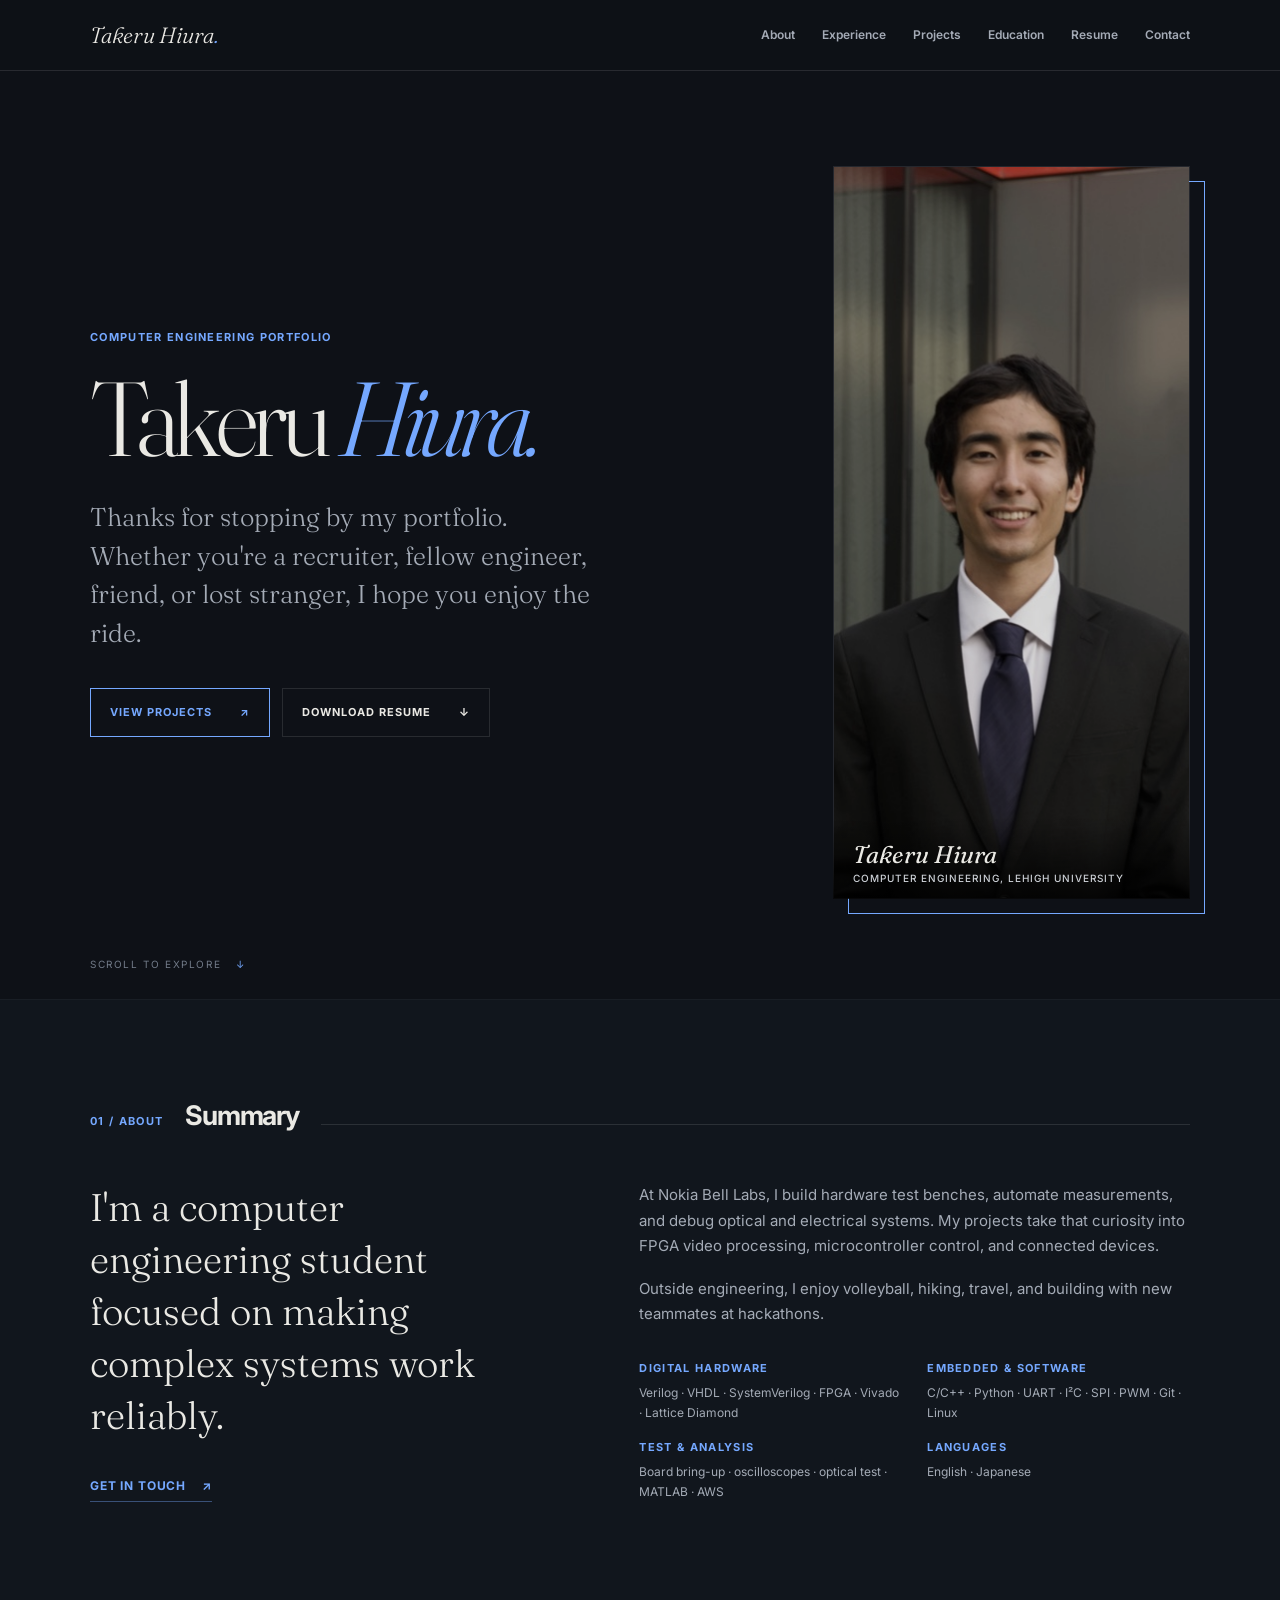
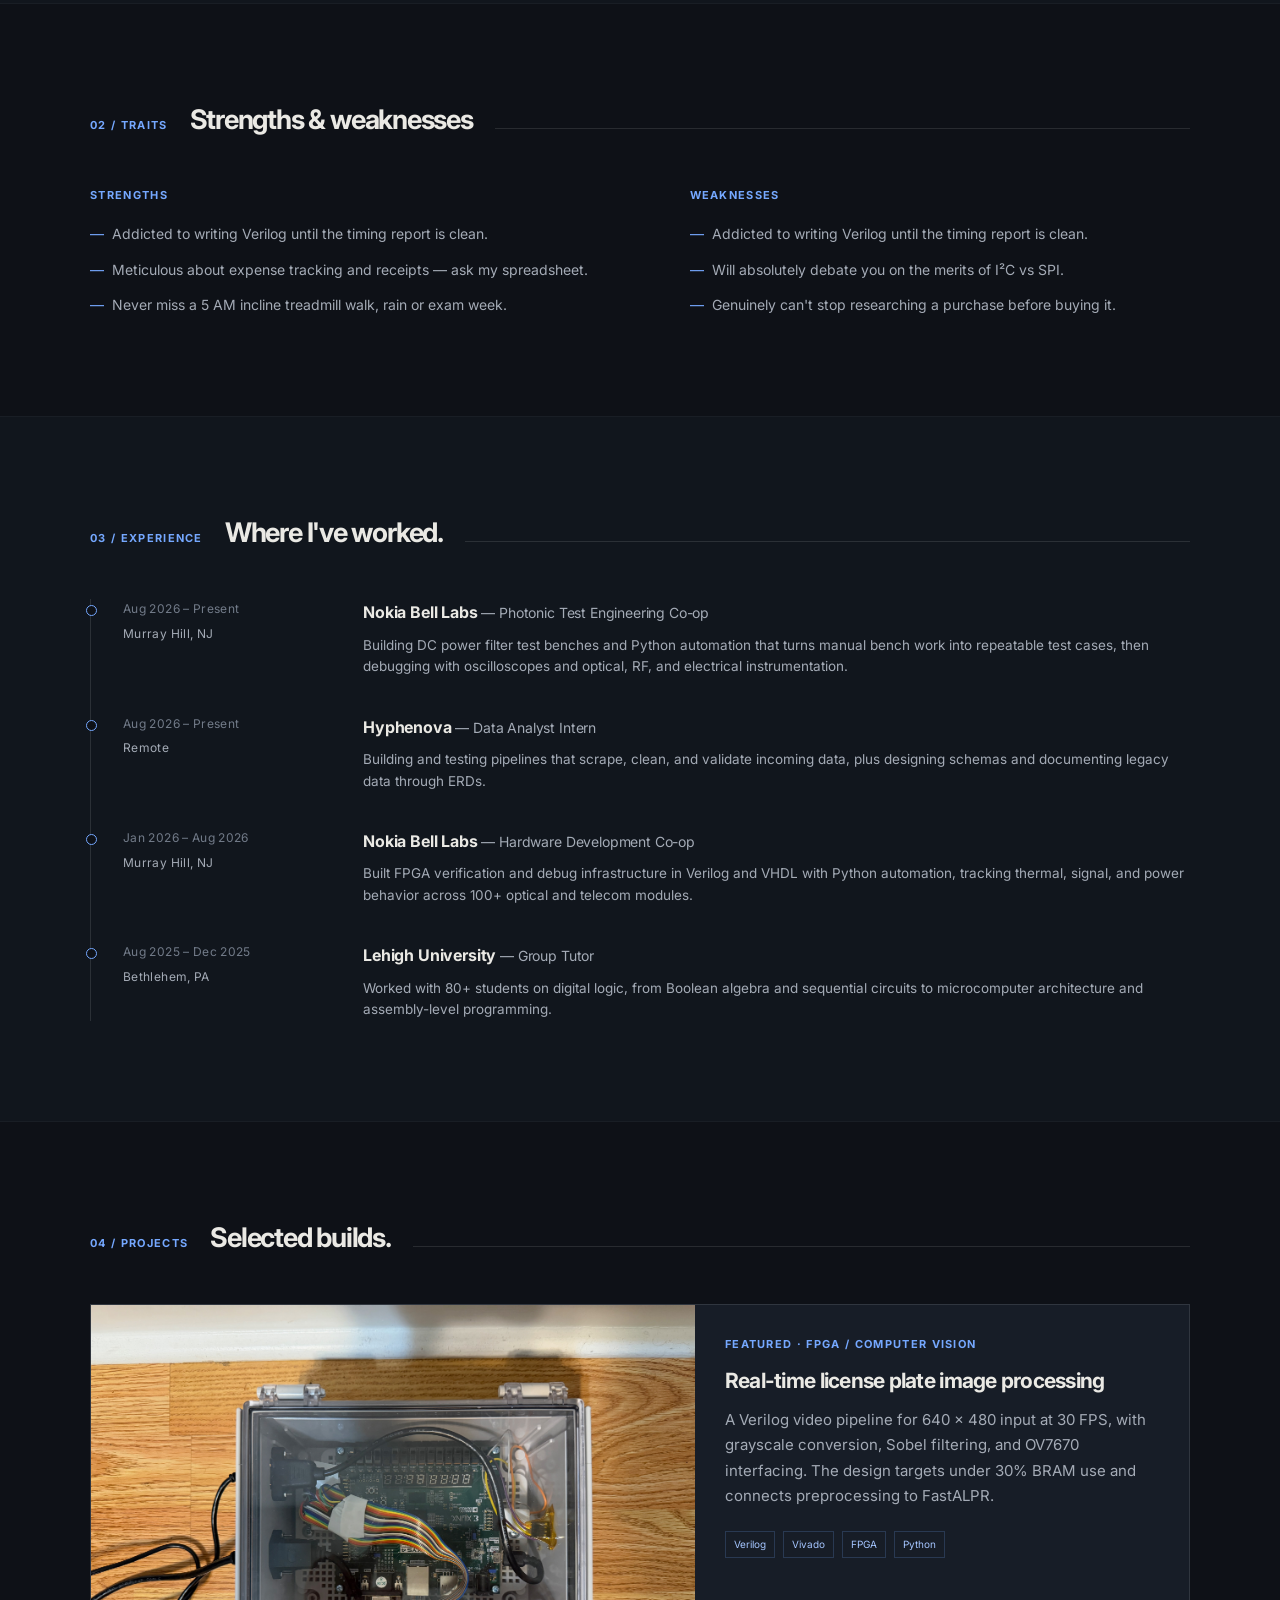
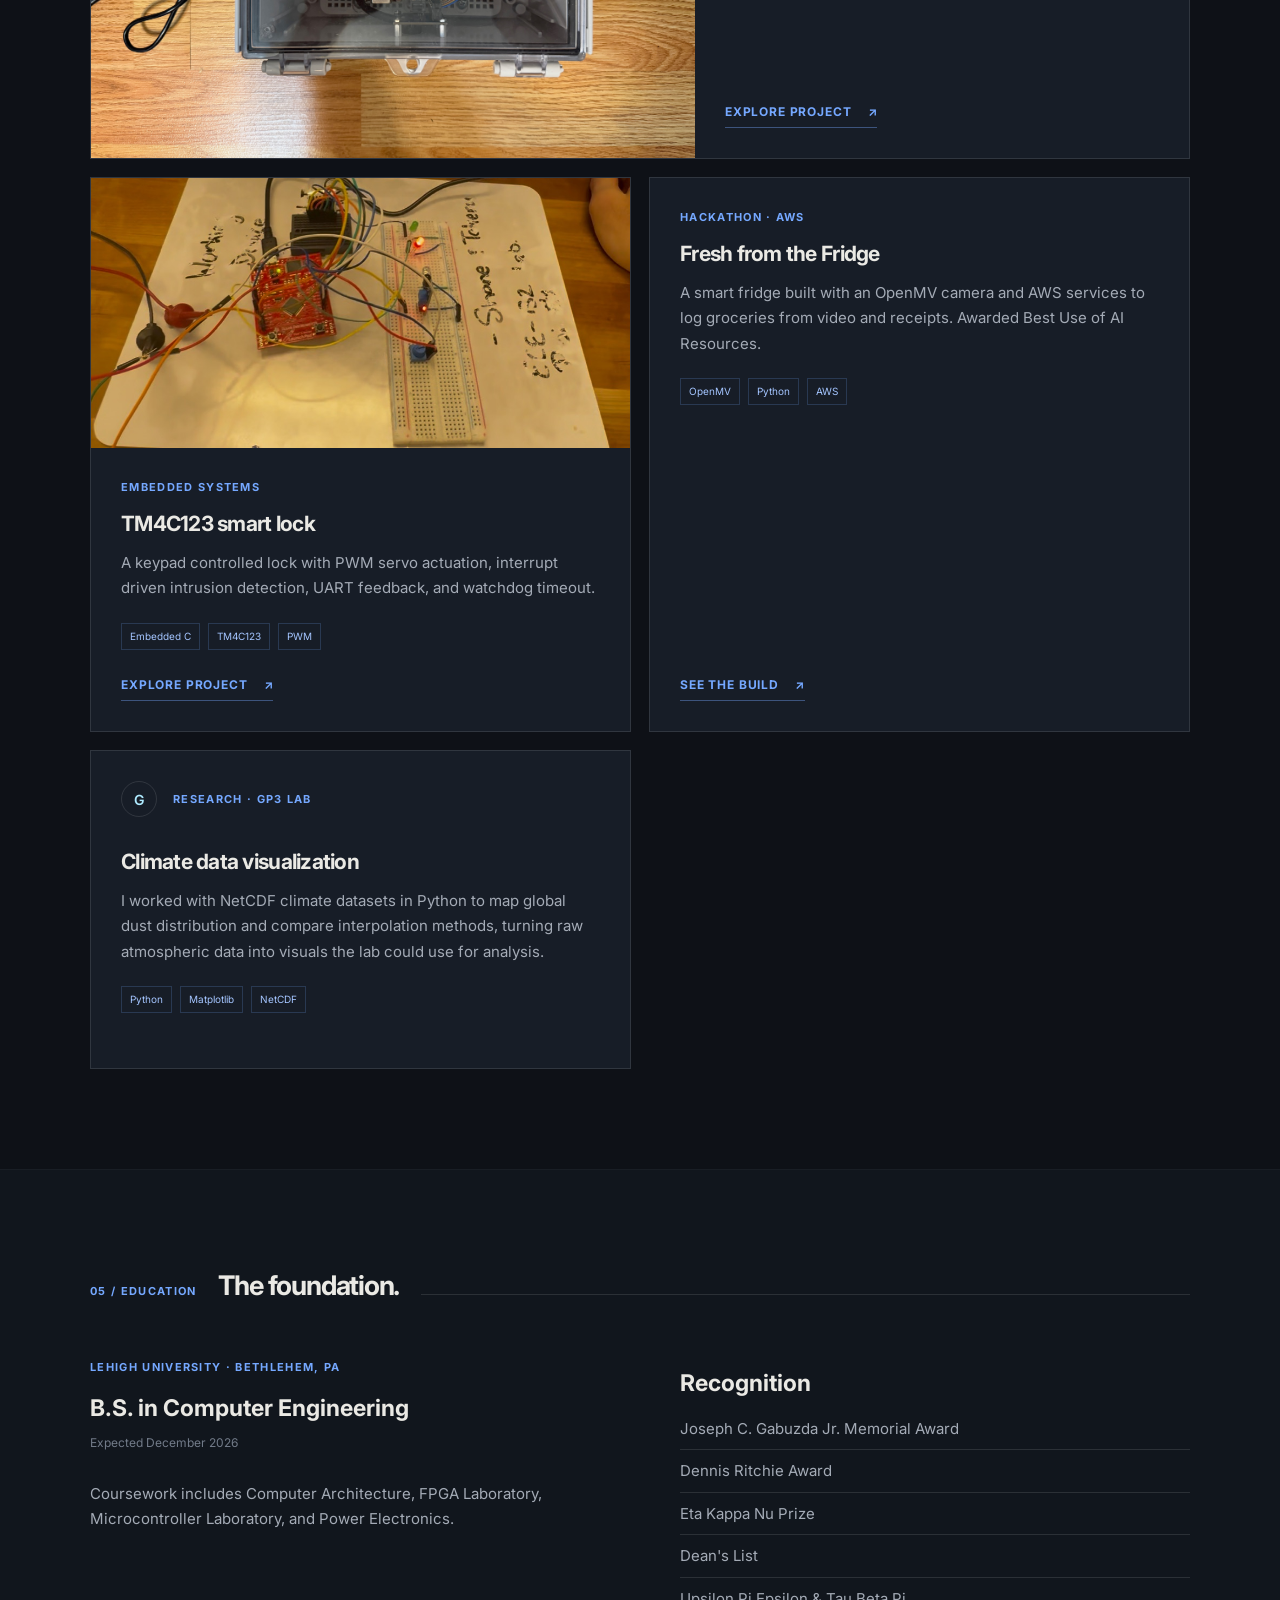
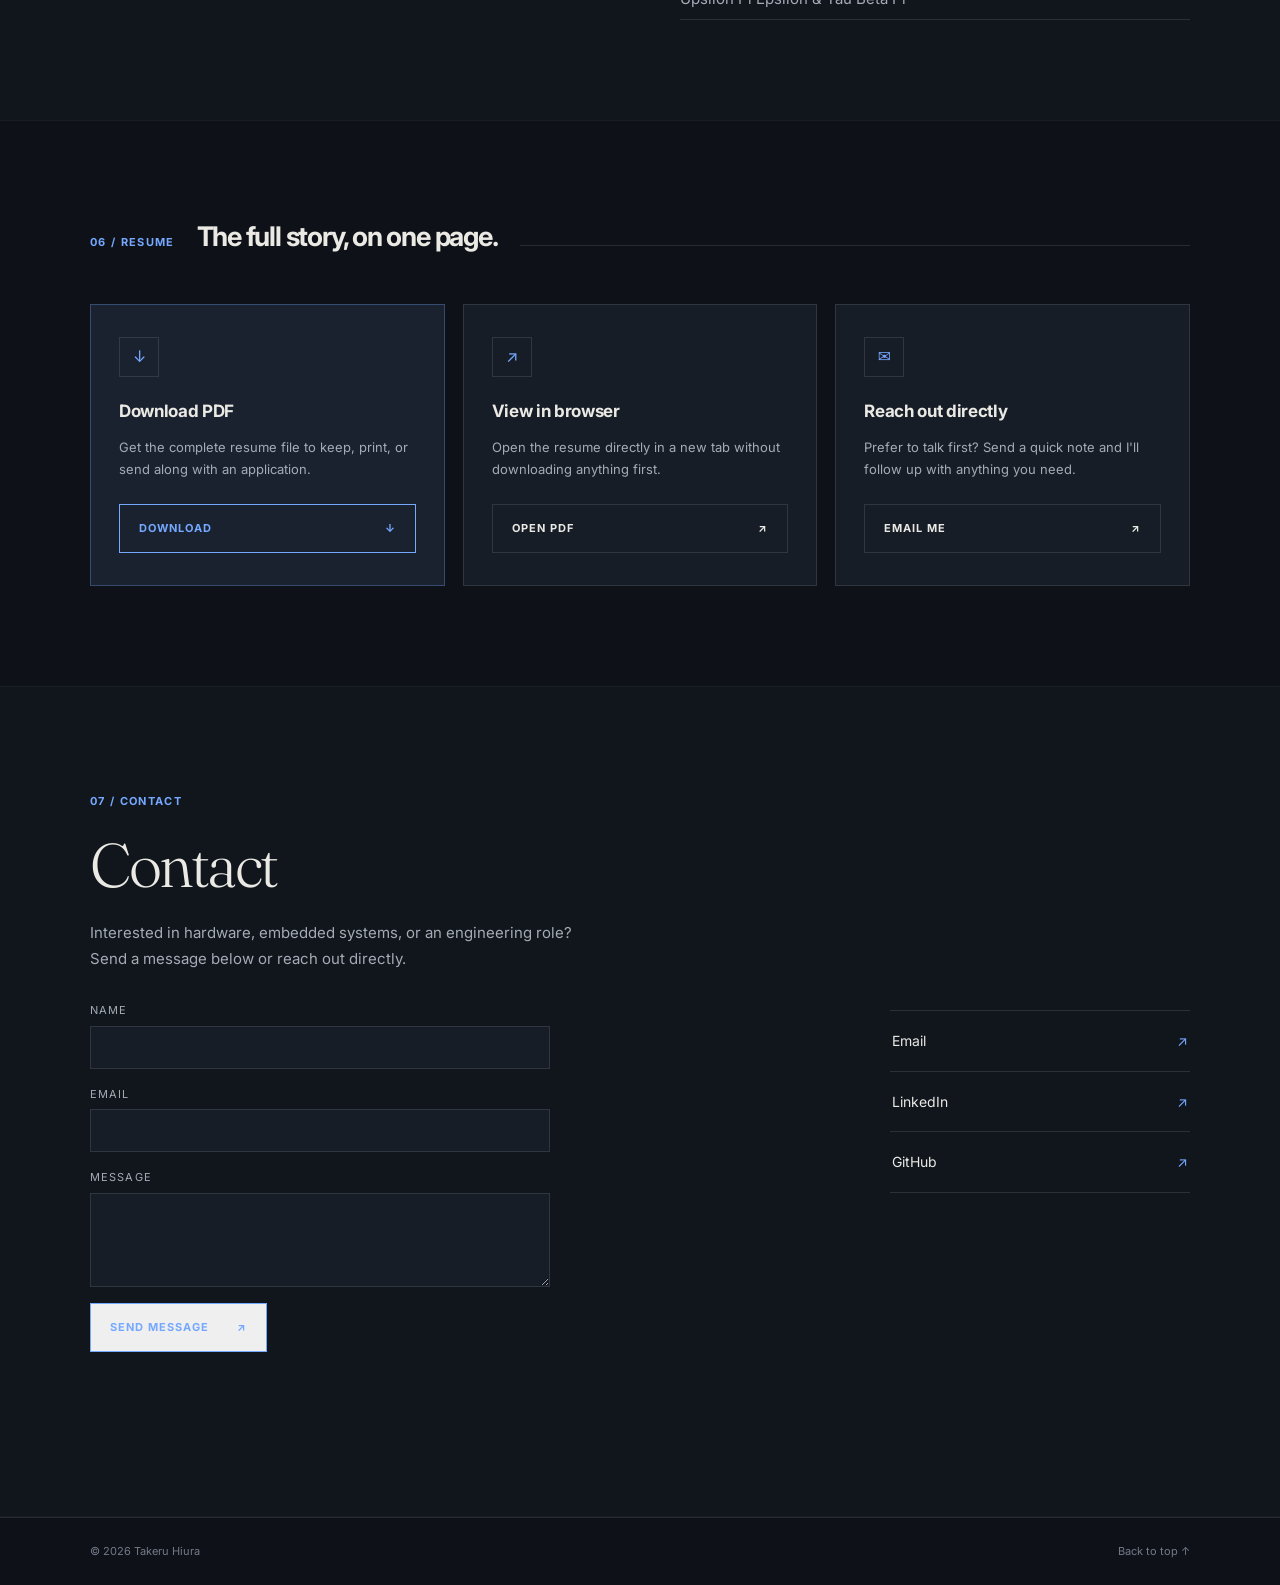
<file: index.html>
<!doctype html>
<html lang="en">
<head>
<meta charset="utf-8"><meta name="viewport" content="width=device-width, initial-scale=1"><meta name="theme-color" content="#0e1117">
<meta name="description" content="Takeru Hiura is a computer engineering student at Lehigh University working in FPGA development, embedded systems, and hardware test.">
<title>Takeru Hiura | Computer Engineering</title><link rel="icon" href="assets/favicon.svg" type="image/svg+xml">
<link rel="preconnect" href="https://fonts.googleapis.com"><link rel="preconnect" href="https://fonts.gstatic.com" crossorigin>
<link href="https://fonts.googleapis.com/css2?family=Fraunces:ital,wght@0,300;0,400;1,300;1,400&family=Inter:wght@400;500;600;700&display=swap" rel="stylesheet">
<link rel="stylesheet" href="style.css"><script src="script.js" defer></script>
</head>
<body>
<a class="skip-link" href="#main">Skip to content</a>
<header class="site-header" id="top"><div class="wrap nav-wrap"><a class="brand" href="#top" aria-label="Takeru Hiura, back to top">Takeru Hiura<span>.</span></a><button class="menu-toggle" type="button" aria-label="Open menu" aria-controls="site-nav" aria-expanded="false"><span></span><span></span><span></span></button><nav class="site-nav" id="site-nav" aria-label="Main navigation"><a href="#about">About</a><a href="#experience">Experience</a><a href="#projects">Projects</a><a href="#education">Education</a><a href="#resume">Resume</a><a href="#contact">Contact</a></nav></div></header>
<main id="main">

<section class="hero wrap" aria-labelledby="hero-title"><div class="hero-copy"><p class="eyebrow">Computer Engineering Portfolio</p><h1 id="hero-title">Takeru <em>Hiura.</em></h1><p class="hero-summary">Thanks for stopping by my portfolio. Whether you're a recruiter, fellow engineer, friend, or lost stranger, I hope you enjoy the ride.</p><div class="actions"><a class="button button-primary" href="#projects">View projects <span aria-hidden="true">↗</span></a><a class="button" href="Takeru_Hiura_Resume.pdf" download>Download resume <span aria-hidden="true">↓</span></a></div></div><figure class="hero-portrait"><img src="assets/headshot-web.jpg" alt="Portrait of Takeru Hiura" width="1100" height="733" fetchpriority="high"><figcaption>Takeru Hiura <span>Computer Engineering, Lehigh University</span></figcaption></figure><div class="hero-scroll" aria-hidden="true">Scroll to explore <span>↓</span></div></section>

<section class="section section-alt" id="about" aria-labelledby="about-title"><div class="wrap"><div class="section-title"><span class="section-number">01 / About</span><h2 id="about-title">Summary</h2></div><div class="about-grid"><div class="about-lead"><p>I'm a computer engineering student focused on making complex systems work reliably.</p><a class="inline-link" href="mailto:takeruhiura@gmail.com">Get in touch <span aria-hidden="true">↗</span></a></div><div class="about-details"><p>At Nokia Bell Labs, I build hardware test benches, automate measurements, and debug optical and electrical systems. My projects take that curiosity into FPGA video processing, microcontroller control, and connected devices.</p><p>Outside engineering, I enjoy volleyball, hiking, travel, and building with new teammates at hackathons.</p><div class="skill-groups"><div><h3>Digital hardware</h3><p>Verilog · VHDL · SystemVerilog · FPGA · Vivado · Lattice Diamond</p></div><div><h3>Embedded & software</h3><p>C/C++ · Python · UART · I²C · SPI · PWM · Git · Linux</p></div><div><h3>Test & analysis</h3><p>Board bring-up · oscilloscopes · optical test · MATLAB · AWS</p></div><div><h3>Languages</h3><p>English · Japanese</p></div></div></div></div></div></section>

<section class="section" id="traits" aria-labelledby="traits-title"><div class="wrap"><div class="section-title"><span class="section-number">02 / Traits</span><h2 id="traits-title">Strengths &amp; weaknesses</h2></div><div class="traits-grid"><div class="traits-col"><h3>Strengths</h3><ul class="traits-list"><li>Addicted to writing Verilog until the timing report is clean.</li><li>Meticulous about expense tracking and receipts — ask my spreadsheet.</li><li>Never miss a 5 AM incline treadmill walk, rain or exam week.</li></ul></div><div class="traits-col"><h3>Weaknesses</h3><ul class="traits-list"><li>Addicted to writing Verilog until the timing report is clean.</li><li>Will absolutely debate you on the merits of I²C vs SPI.</li><li>Genuinely can't stop researching a purchase before buying it.</li></ul></div></div></div></section>

<section class="section section-alt" id="experience" aria-labelledby="experience-title"><div class="wrap"><div class="section-title"><span class="section-number">03 / Experience</span><h2 id="experience-title">Where I've worked.</h2></div><ol class="timeline">
<li class="timeline-item"><div class="timeline-date">Aug 2026 – Present<span>Murray Hill, NJ</span></div><div class="timeline-body"><h3>Nokia Bell Labs <span>— Photonic Test Engineering Co-op</span></h3><p>Building DC power filter test benches and Python automation that turns manual bench work into repeatable test cases, then debugging with oscilloscopes and optical, RF, and electrical instrumentation.</p></div></li>
<li class="timeline-item"><div class="timeline-date">Aug 2026 – Present<span>Remote</span></div><div class="timeline-body"><h3>Hyphenova <span>— Data Analyst Intern</span></h3><p>Building and testing pipelines that scrape, clean, and validate incoming data, plus designing schemas and documenting legacy data through ERDs.</p></div></li>
<li class="timeline-item"><div class="timeline-date">Jan 2026 – Aug 2026<span>Murray Hill, NJ</span></div><div class="timeline-body"><h3>Nokia Bell Labs <span>— Hardware Development Co-op</span></h3><p>Built FPGA verification and debug infrastructure in Verilog and VHDL with Python automation, tracking thermal, signal, and power behavior across 100+ optical and telecom modules.</p></div></li>
<li class="timeline-item"><div class="timeline-date">Aug 2025 – Dec 2025<span>Bethlehem, PA</span></div><div class="timeline-body"><h3>Lehigh University <span>— Group Tutor</span></h3><p>Worked with 80+ students on digital logic, from Boolean algebra and sequential circuits to microcomputer architecture and assembly-level programming.</p></div></li>
</ol></div></section>

<section class="section" id="projects" aria-labelledby="projects-title"><div class="wrap"><div class="section-title"><span class="section-number">04 / Projects</span><h2 id="projects-title">Selected builds.</h2></div><div class="project-grid"><article class="project-card project-featured"><div class="project-photo"><img src="assets/fpga-capstone.jpg" alt="FPGA video processing prototype inside its enclosure" width="1500" height="1125" loading="lazy"></div><div class="project-body"><span class="project-type">Featured · FPGA / Computer Vision</span><h3>Real-time license plate image processing</h3><p>A Verilog video pipeline for 640 × 480 input at 30 FPS, with grayscale conversion, Sobel filtering, and OV7670 interfacing. The design targets under 30% BRAM use and connects preprocessing to FastALPR.</p><div class="tags"><span>Verilog</span><span>Vivado</span><span>FPGA</span><span>Python</span></div><a class="inline-link" href="https://github.com/takeru-hiura/senior_design_code" target="_blank" rel="noopener noreferrer">Explore project <span aria-hidden="true">↗</span></a></div></article><article class="project-card"><div class="project-photo project-photo-portrait"><img src="assets/servo-project-web.jpg" alt="TM4C123 smart lock prototype with keypad, breadboard, and servo" width="998" height="1100" loading="lazy"></div><div class="project-body"><span class="project-type">Embedded Systems</span><h3>TM4C123 smart lock</h3><p>A keypad controlled lock with PWM servo actuation, interrupt driven intrusion detection, UART feedback, and watchdog timeout.</p><div class="tags"><span>Embedded C</span><span>TM4C123</span><span>PWM</span></div><a class="inline-link" href="https://github.com/takeru-hiura/num_lock_prototype" target="_blank" rel="noopener noreferrer">Explore project <span aria-hidden="true">↗</span></a></div></article><article class="project-card project-text"><div class="project-body"><span class="project-type">Hackathon · AWS</span><h3>Fresh from the Fridge</h3><p>A smart fridge built with an OpenMV camera and AWS services to log groceries from video and receipts. Awarded Best Use of AI Resources.</p><div class="tags"><span>OpenMV</span><span>Python</span><span>AWS</span></div><a class="inline-link" href="https://devpost.com/software/fresh-from-the-fridge" target="_blank" rel="noopener noreferrer">See the build <span aria-hidden="true">↗</span></a></div></article><article class="project-card project-text"><div class="project-body"><div class="experience-org"><span class="org-logo org-logo-text" aria-hidden="true">G</span><span class="project-type">Research · GP3 Lab</span></div><h3>Climate data visualization</h3><p>I worked with NetCDF climate datasets in Python to map global dust distribution and compare interpolation methods, turning raw atmospheric data into visuals the lab could use for analysis.</p><div class="tags"><span>Python</span><span>Matplotlib</span><span>NetCDF</span></div></div></article></div></div></section>

<section class="section section-alt" id="education" aria-labelledby="education-title"><div class="wrap"><div class="section-title"><span class="section-number">05 / Education</span><h2 id="education-title">The foundation.</h2></div><div class="education-grid"><div><span class="project-type">Lehigh University · Bethlehem, PA</span><h3>B.S. in Computer Engineering</h3><p class="meta">Expected December 2026</p><p>Coursework includes Computer Architecture, FPGA Laboratory, Microcontroller Laboratory, and Power Electronics.</p></div><div><h3>Recognition</h3><ul class="award-list"><li>Joseph C. Gabuzda Jr. Memorial Award</li><li>Dennis Ritchie Award</li><li>Eta Kappa Nu Prize</li><li>Dean's List</li><li>Upsilon Pi Epsilon &amp; Tau Beta Pi</li></ul></div></div></div></section>

<section class="section" id="resume" aria-labelledby="resume-title"><div class="wrap"><div class="section-title"><span class="section-number">06 / Resume</span><h2 id="resume-title">The full story, on one page.</h2></div><div class="resume-cards"><article class="resume-card resume-card-primary"><div class="resume-card-icon" aria-hidden="true">↓</div><h3>Download PDF</h3><p>Get the complete resume file to keep, print, or send along with an application.</p><a class="button button-primary" href="Takeru_Hiura_Resume.pdf" download>Download <span aria-hidden="true">↓</span></a></article><article class="resume-card"><div class="resume-card-icon" aria-hidden="true">↗</div><h3>View in browser</h3><p>Open the resume directly in a new tab without downloading anything first.</p><a class="button" href="Takeru_Hiura_Resume.pdf" target="_blank" rel="noopener noreferrer">Open PDF <span aria-hidden="true">↗</span></a></article><article class="resume-card"><div class="resume-card-icon" aria-hidden="true">✉</div><h3>Reach out directly</h3><p>Prefer to talk first? Send a quick note and I'll follow up with anything you need.</p><a class="button" href="mailto:takeruhiura@gmail.com">Email me <span aria-hidden="true">↗</span></a></article></div></div></section>

<section class="section section-alt contact-section" id="contact" aria-labelledby="contact-title"><div class="wrap contact-layout"><div><span class="section-number">07 / Contact</span><h2 id="contact-title">Contact</h2><p>Interested in hardware, embedded systems, or an engineering role? Send a message below or reach out directly.</p><form class="contact-form" id="contact-form" action="https://formspree.io/f/YOUR_FORM_ID" method="POST"><div class="form-row"><label for="cf-name">Name</label><input type="text" id="cf-name" name="name" required></div><div class="form-row"><label for="cf-email">Email</label><input type="email" id="cf-email" name="_replyto" required></div><div class="form-row"><label for="cf-message">Message</label><textarea id="cf-message" name="message" rows="4" required></textarea></div><input type="text" name="_gotcha" style="display:none"><button class="button button-primary" type="submit">Send message <span aria-hidden="true">↗</span></button><p class="form-status" id="form-status" role="status" aria-live="polite"></p></form></div><div class="contact-links"><a href="mailto:takeruhiura@gmail.com">Email <span>↗</span></a><a href="https://www.linkedin.com/in/takeru-hiura" target="_blank" rel="noopener noreferrer">LinkedIn <span>↗</span></a><a href="https://github.com/takeru-hiura" target="_blank" rel="noopener noreferrer">GitHub <span>↗</span></a></div></div></section>

</main><footer><div class="wrap footer-inner"><span>© <span id="year">2026</span> Takeru Hiura</span><a href="#top">Back to top ↑</a></div></footer>
</body></html>
</file>
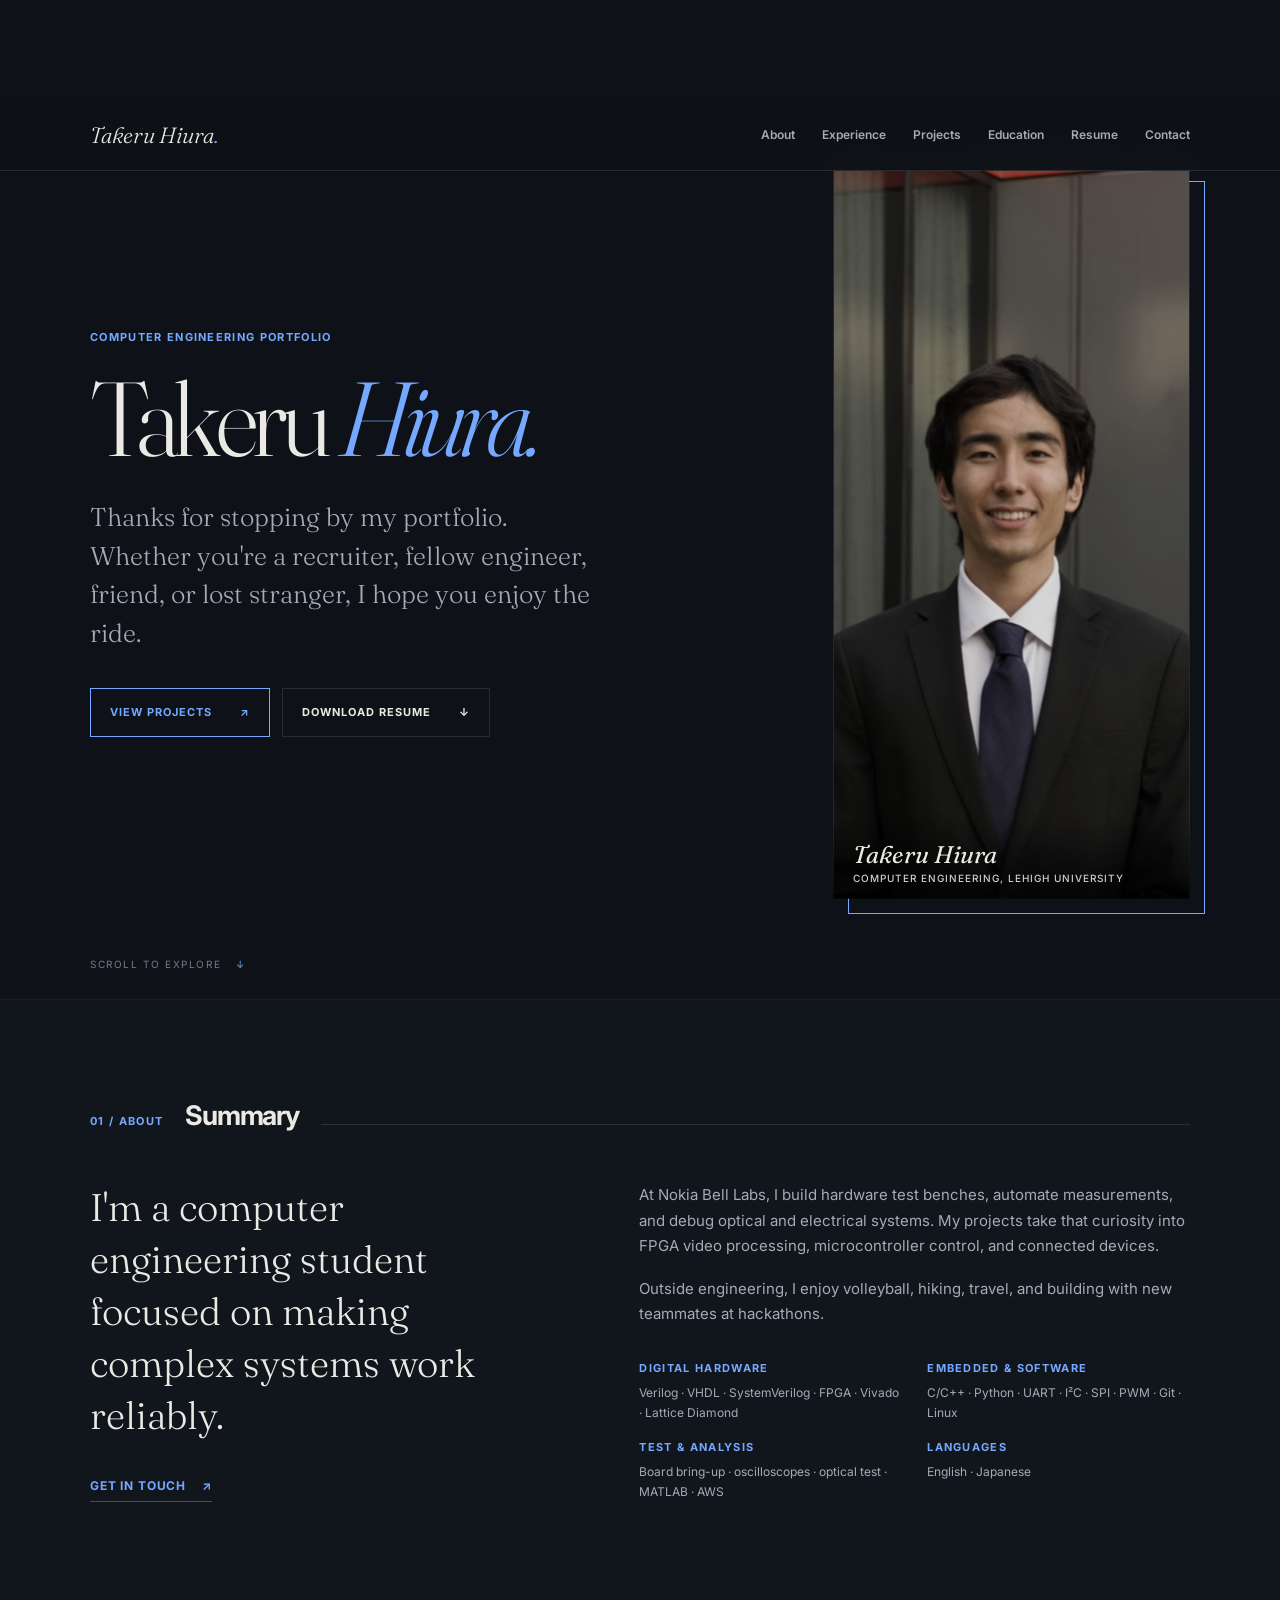
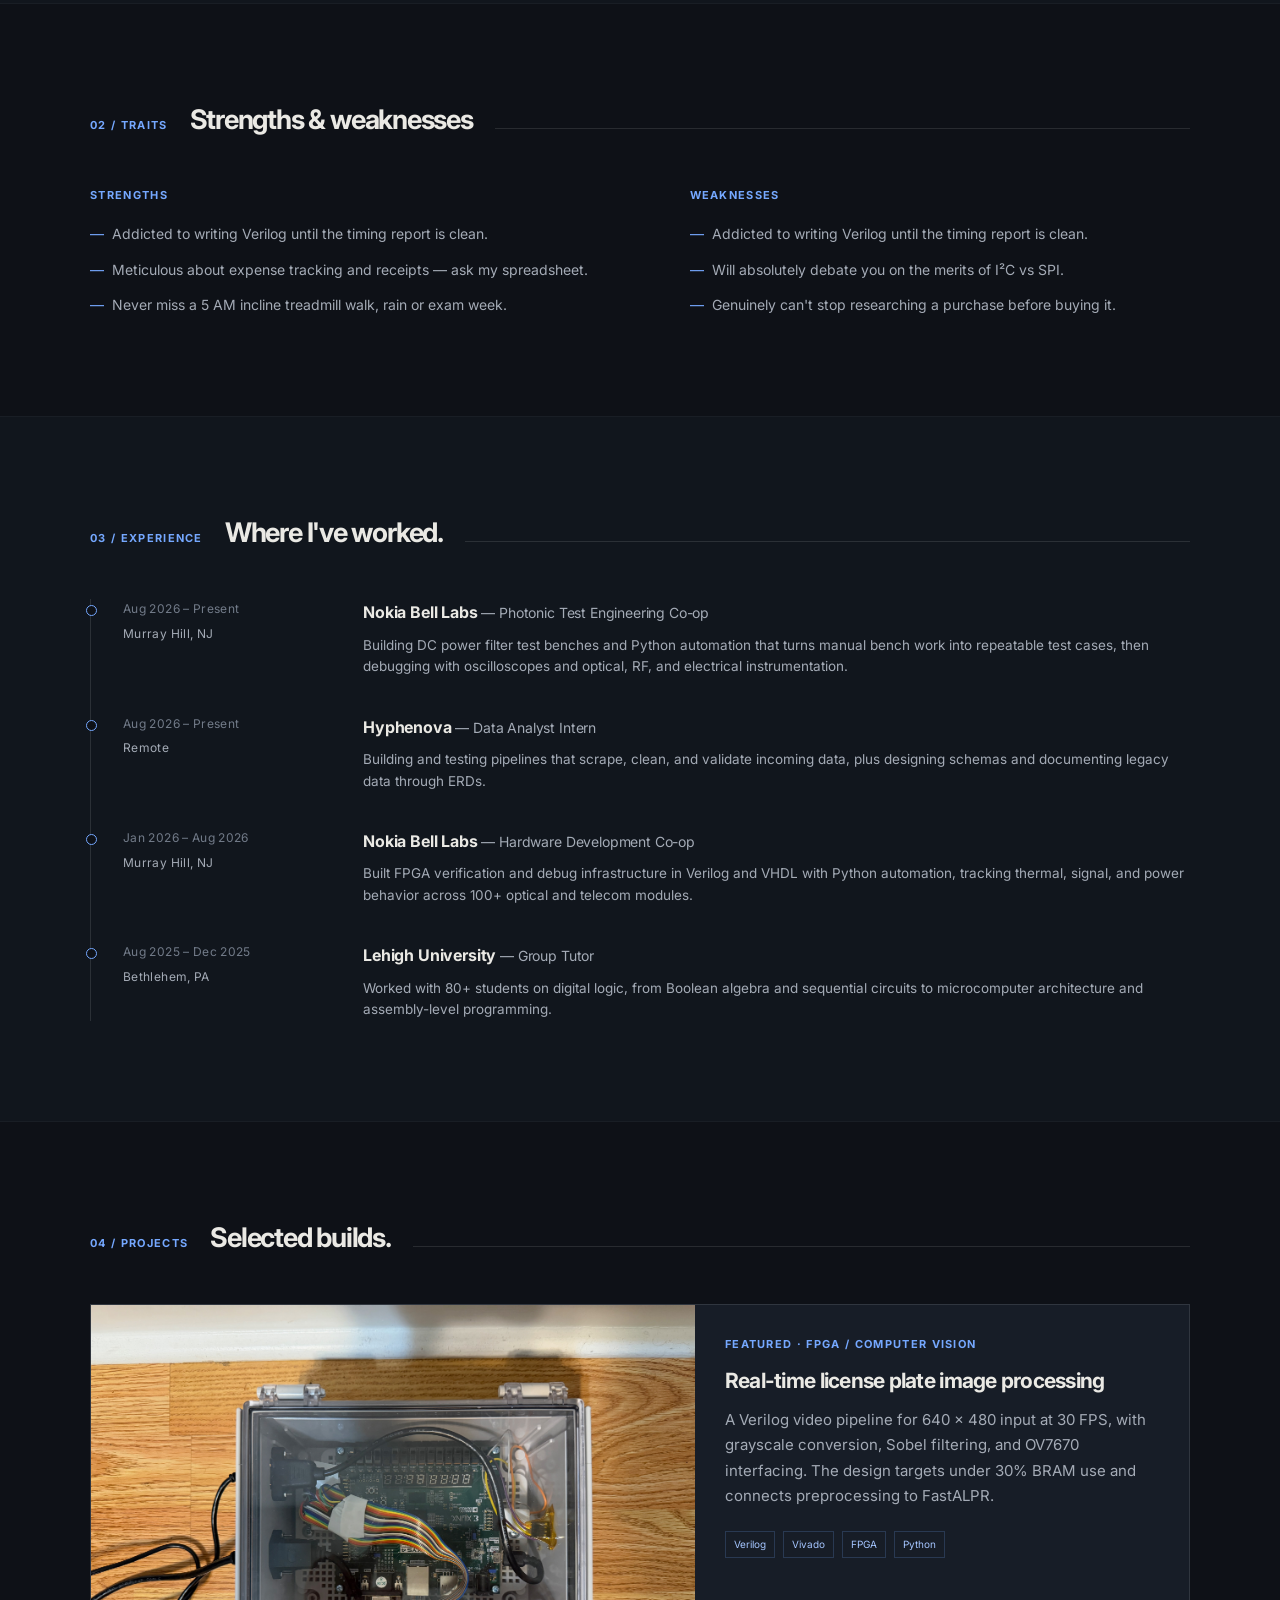
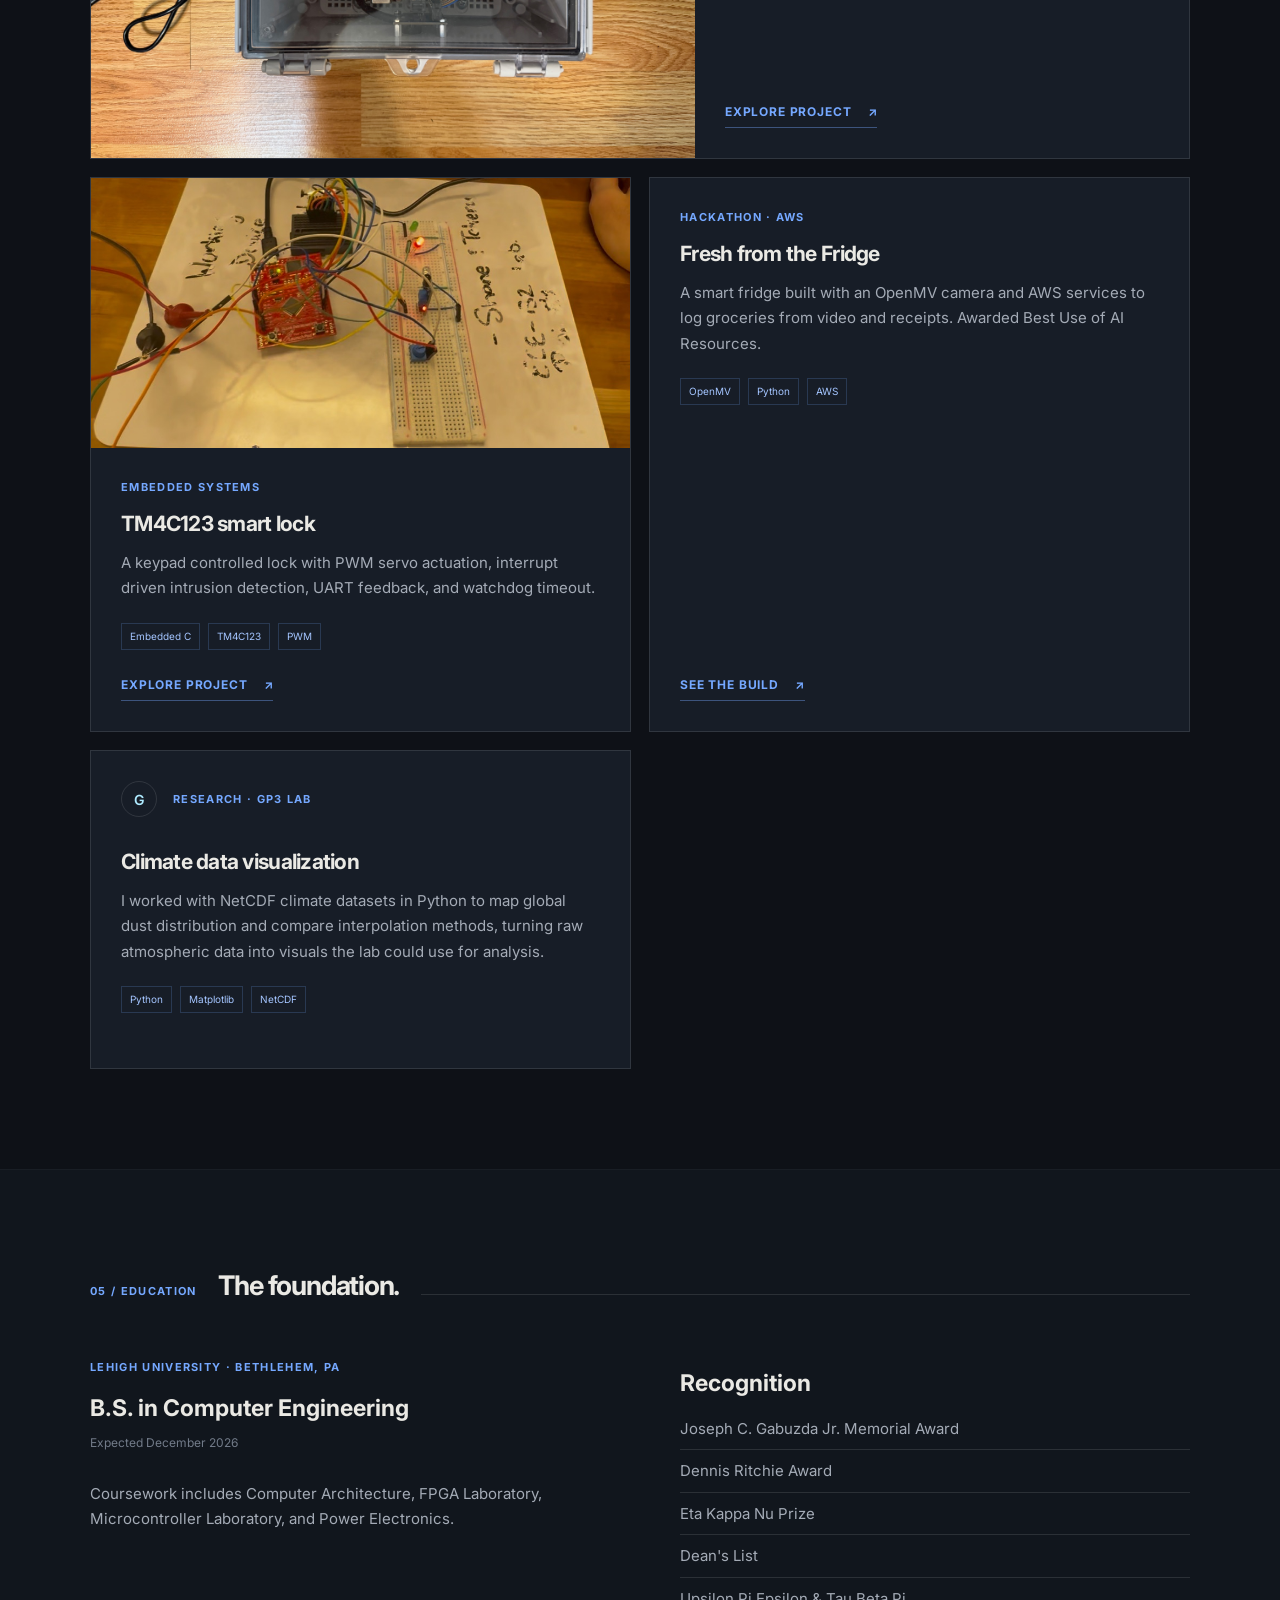
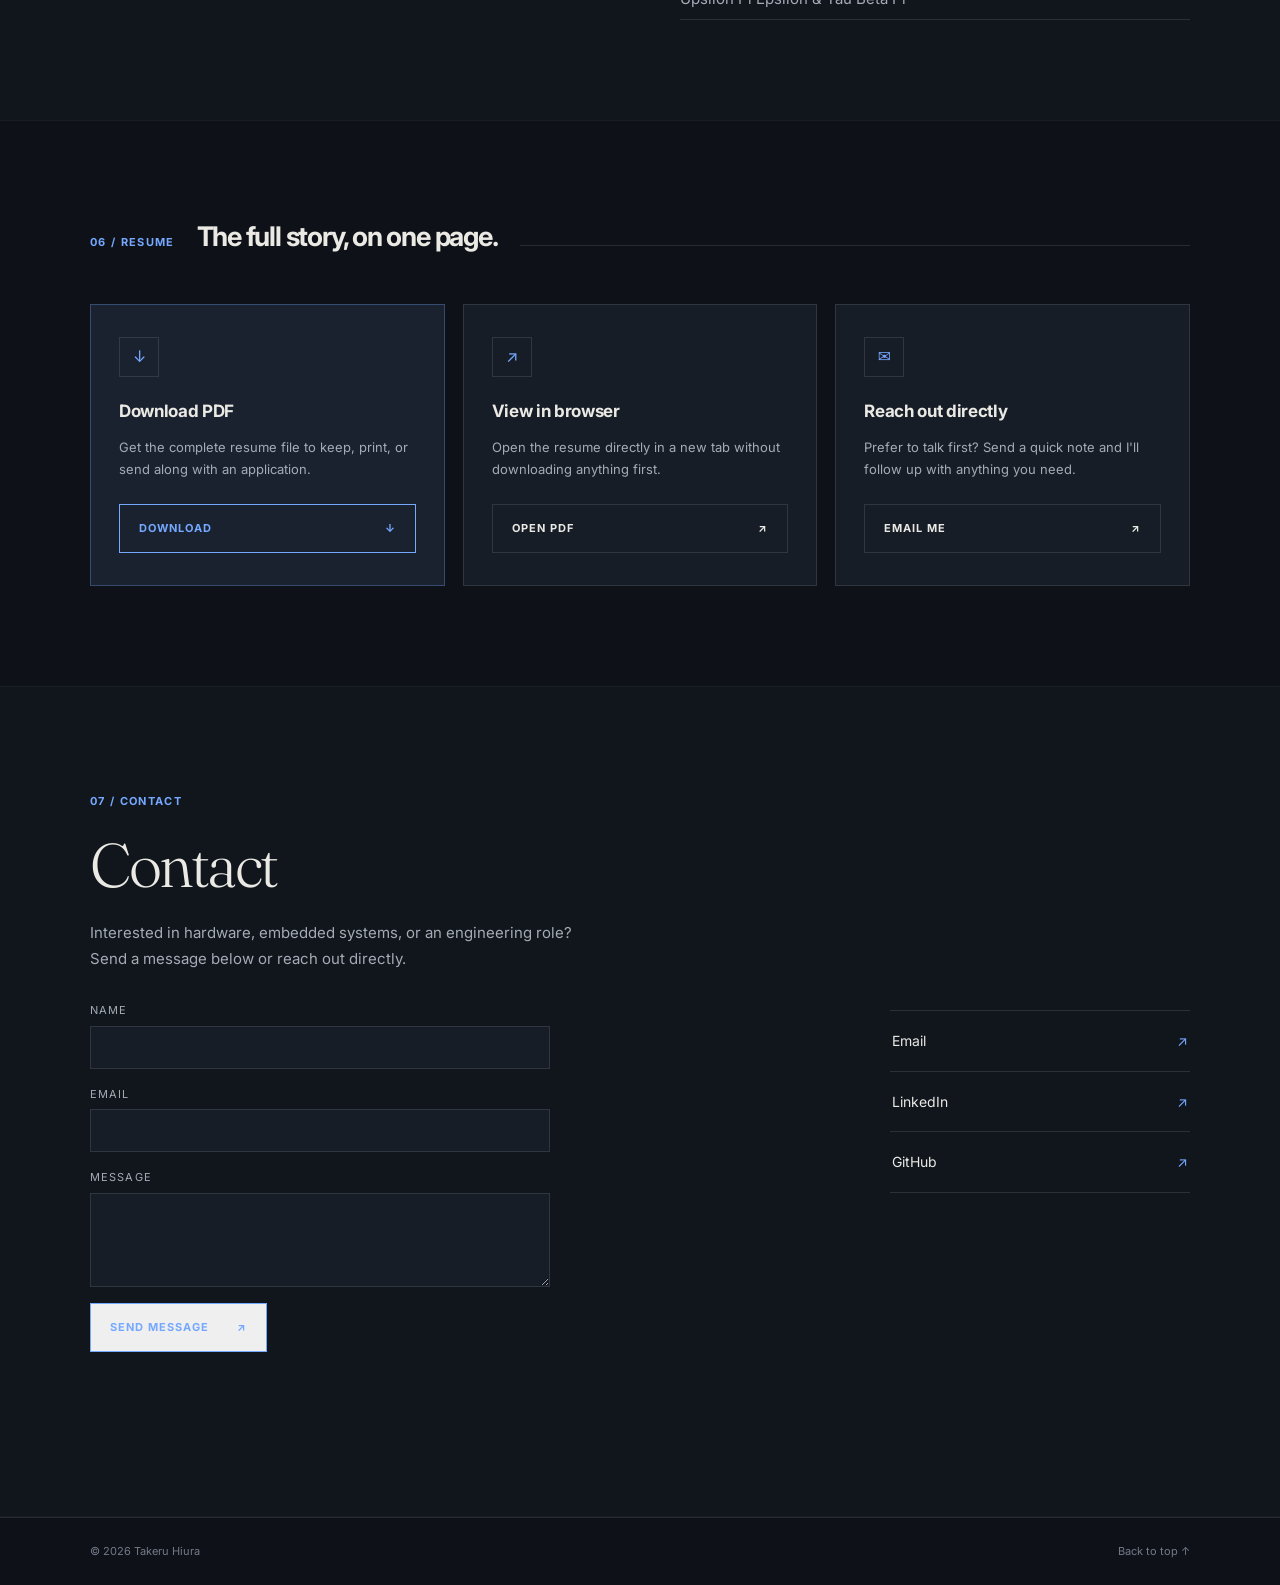
<file: about.html>
<!doctype html>
<html lang="en"><head><meta charset="utf-8"><meta name="viewport" content="width=device-width, initial-scale=1"><meta http-equiv="refresh" content="0; url=index.html#about"><link rel="canonical" href="https://takeru-hiura.github.io/#about"><title>About | Takeru Hiura</title></head><body><p>This section has moved to <a href="index.html#about">the new about section</a>.</p></body></html>
</file>
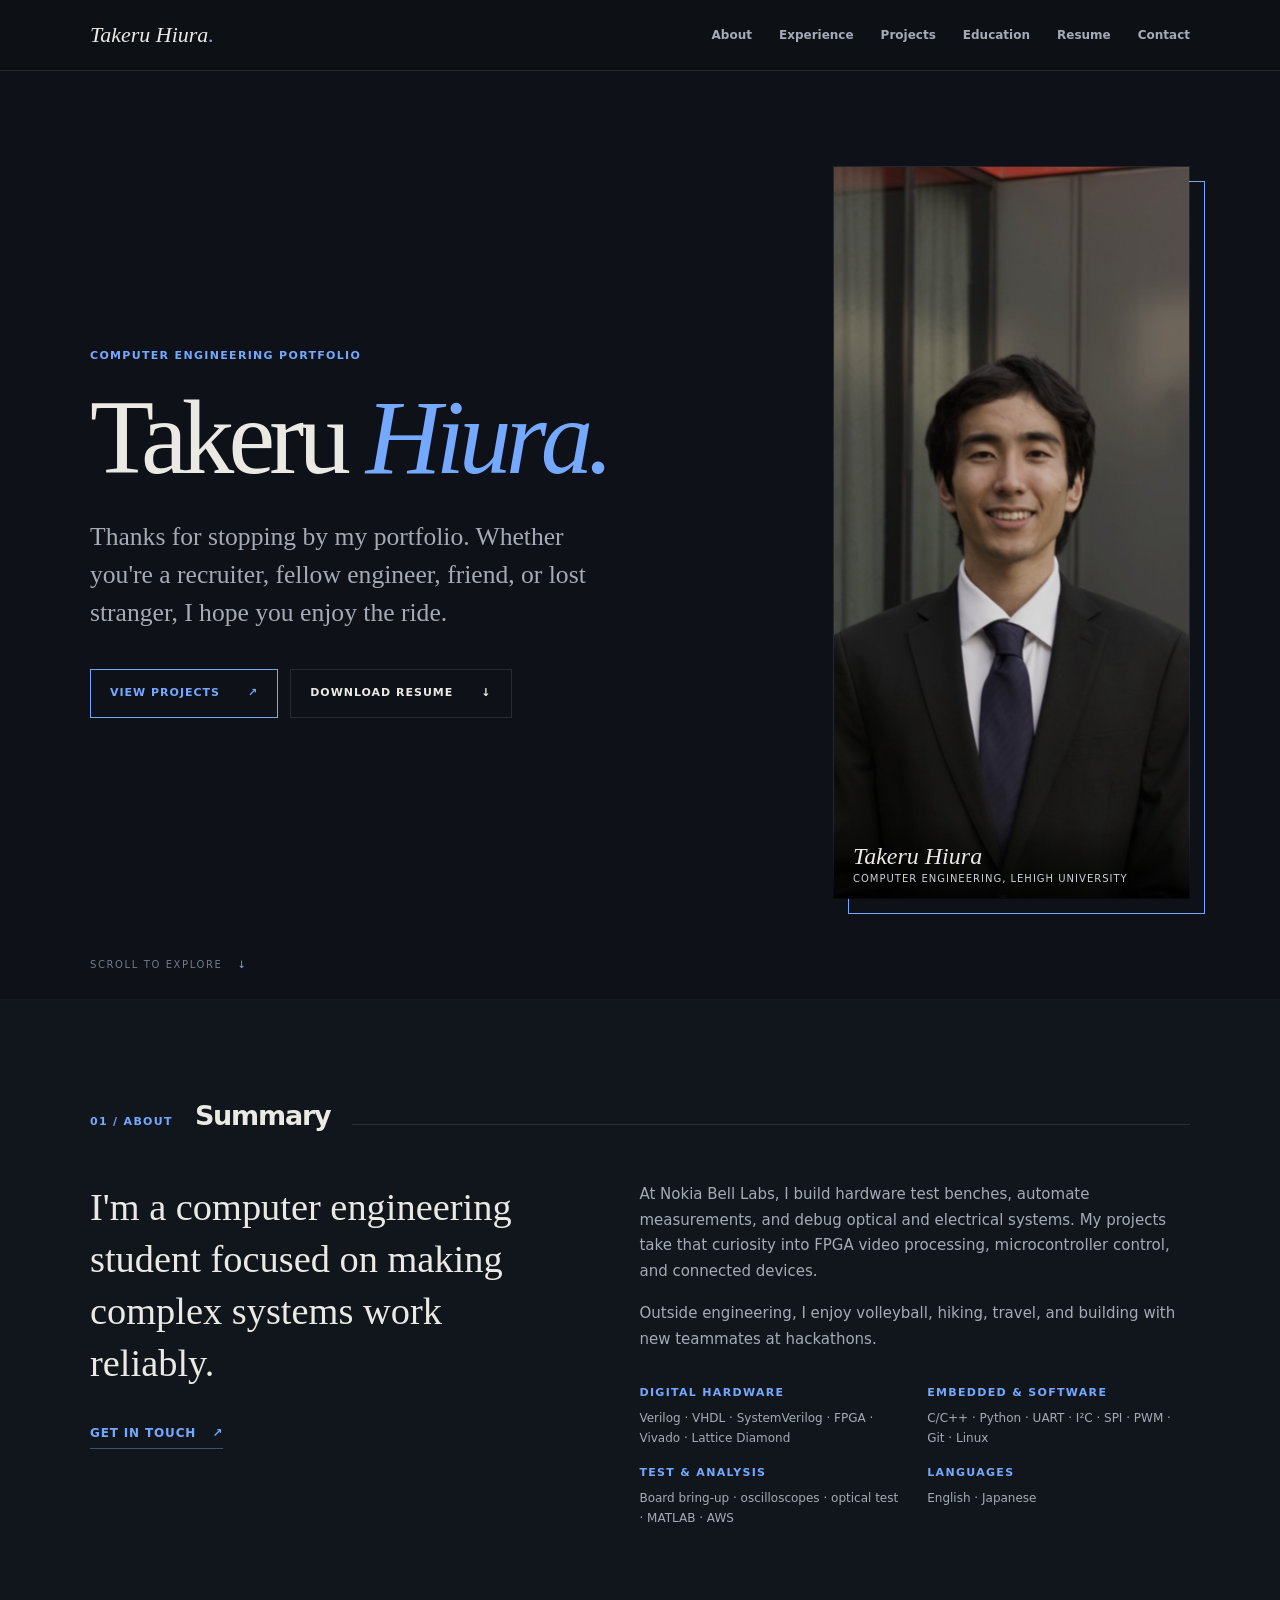
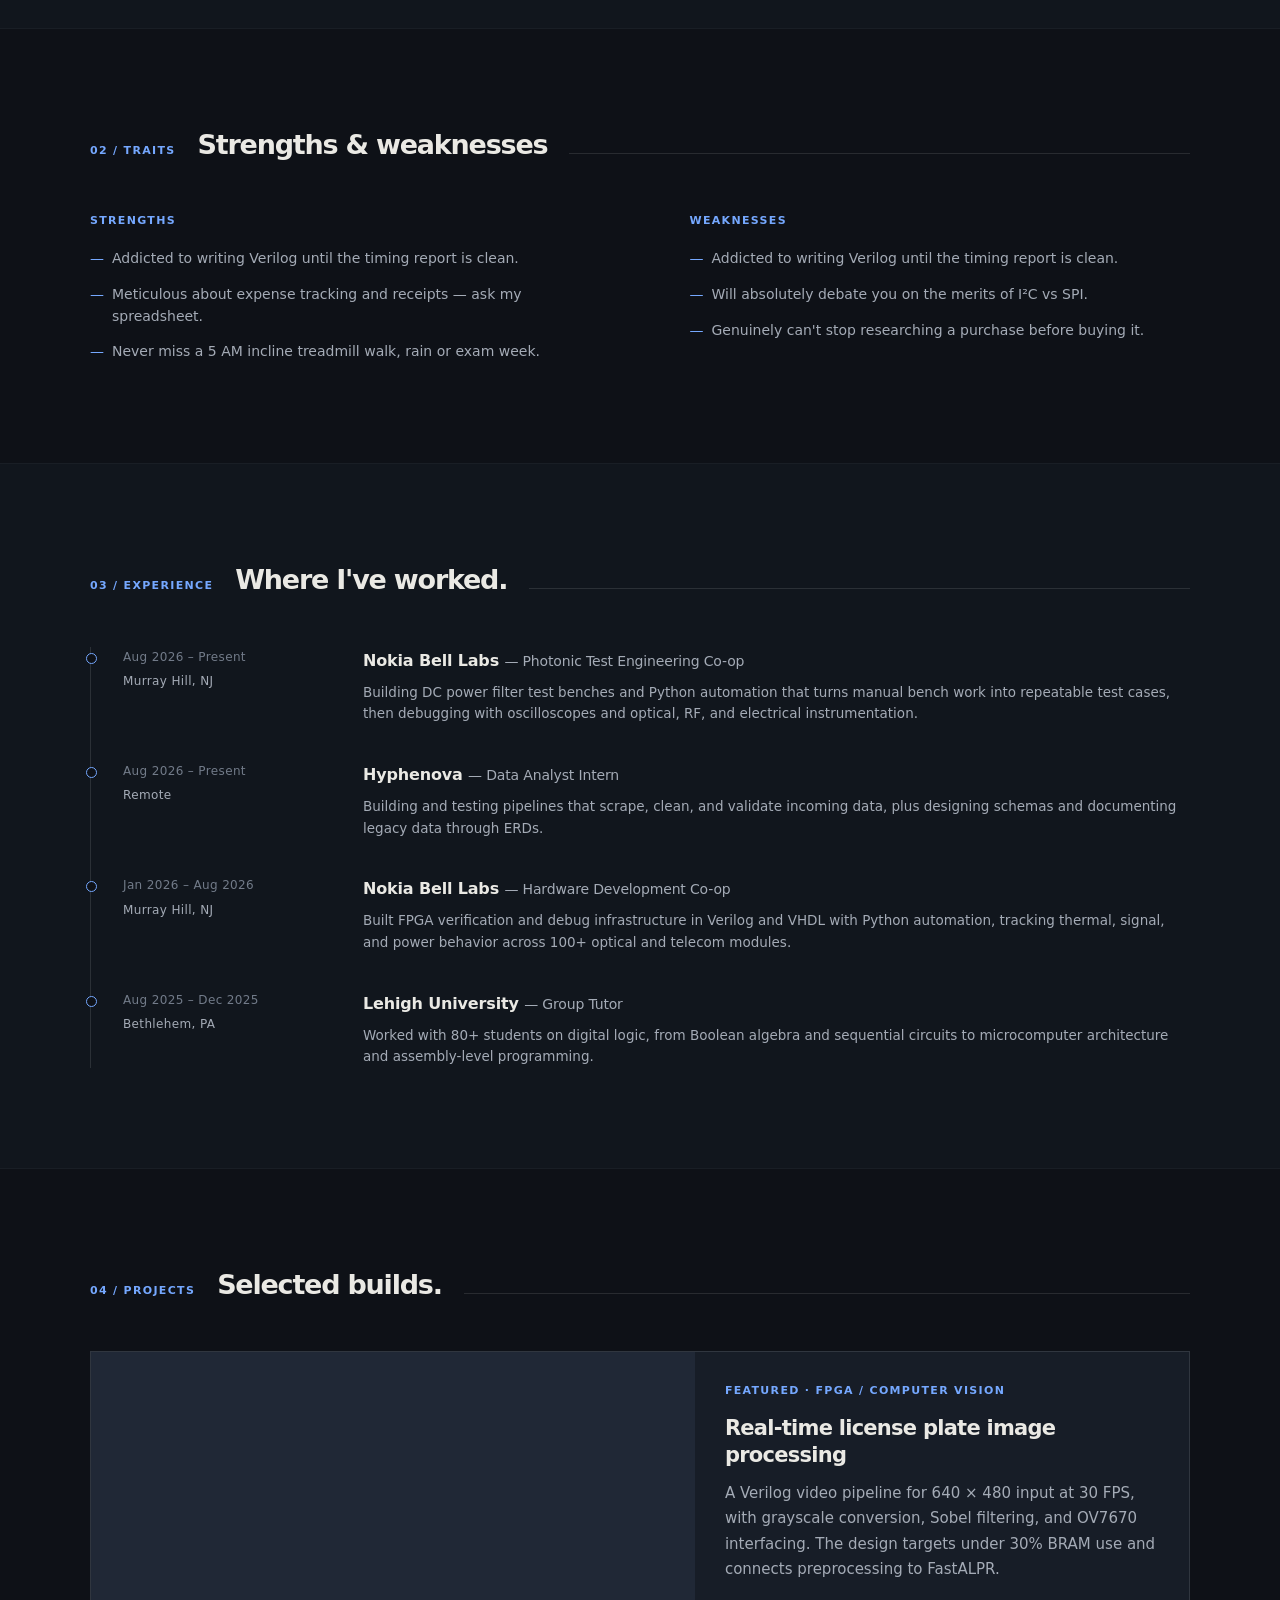
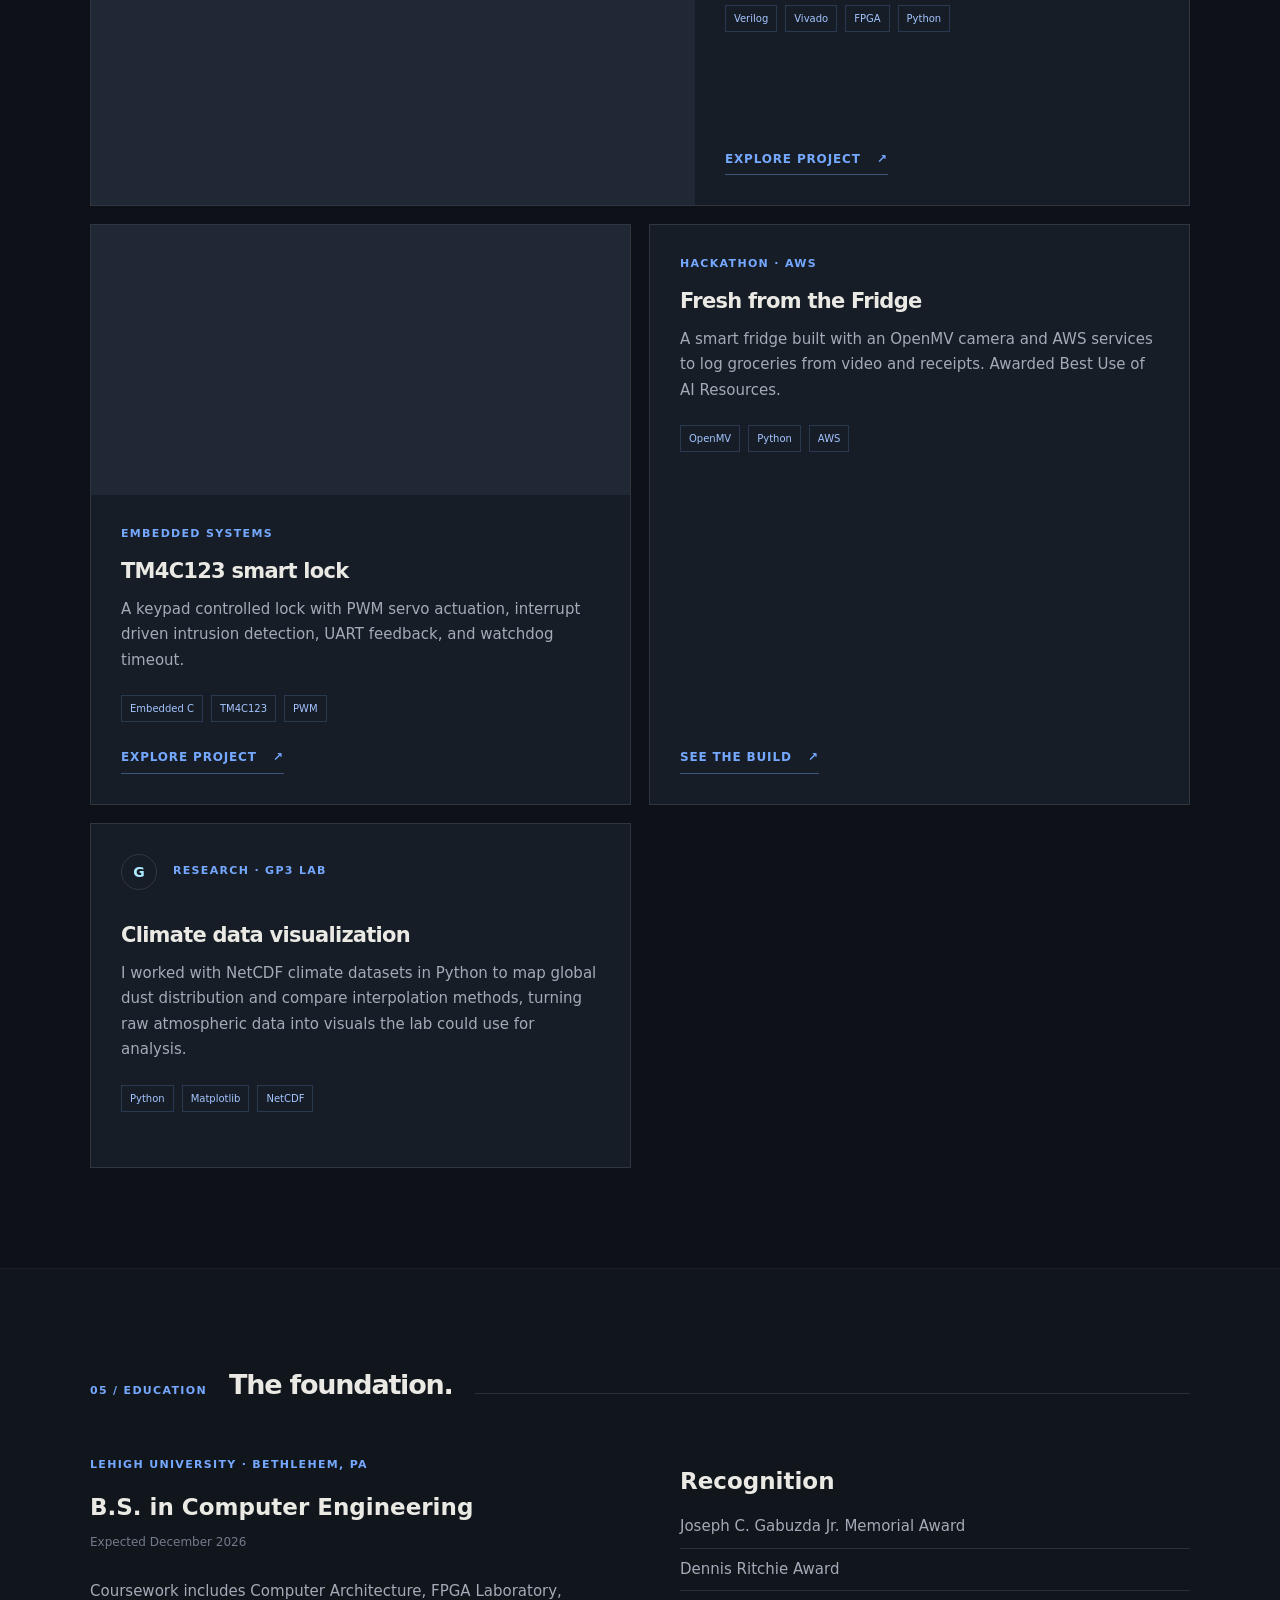
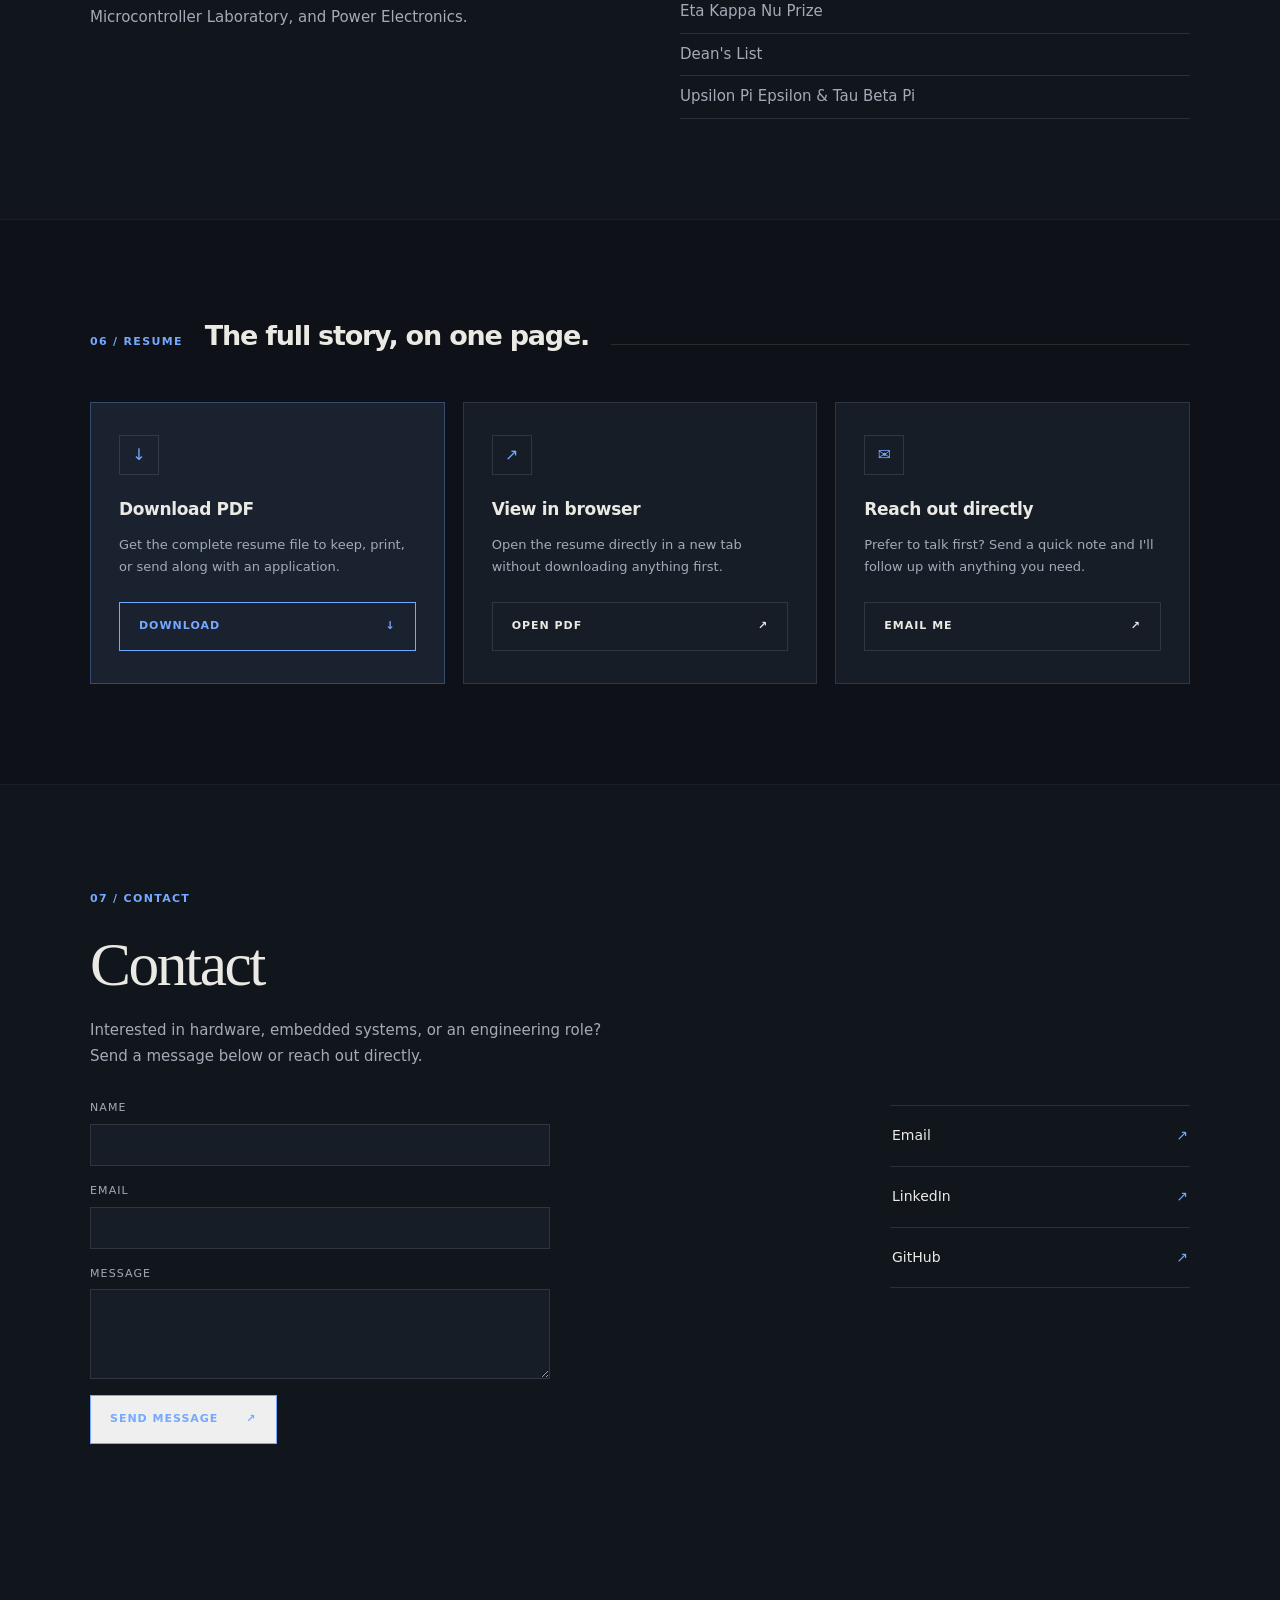
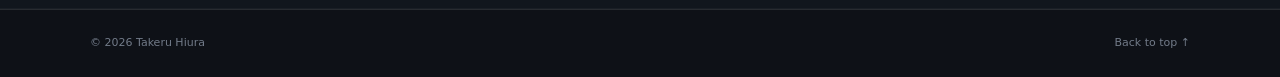
<file: education.html>
<!doctype html>
<html lang="en"><head><meta charset="utf-8"><meta name="viewport" content="width=device-width, initial-scale=1"><meta http-equiv="refresh" content="0; url=index.html#education"><link rel="canonical" href="https://takeru-hiura.github.io/#education"><title>Education | Takeru Hiura</title></head><body><p>This section has moved to <a href="index.html#education">the new education section</a>.</p></body></html>
</file>
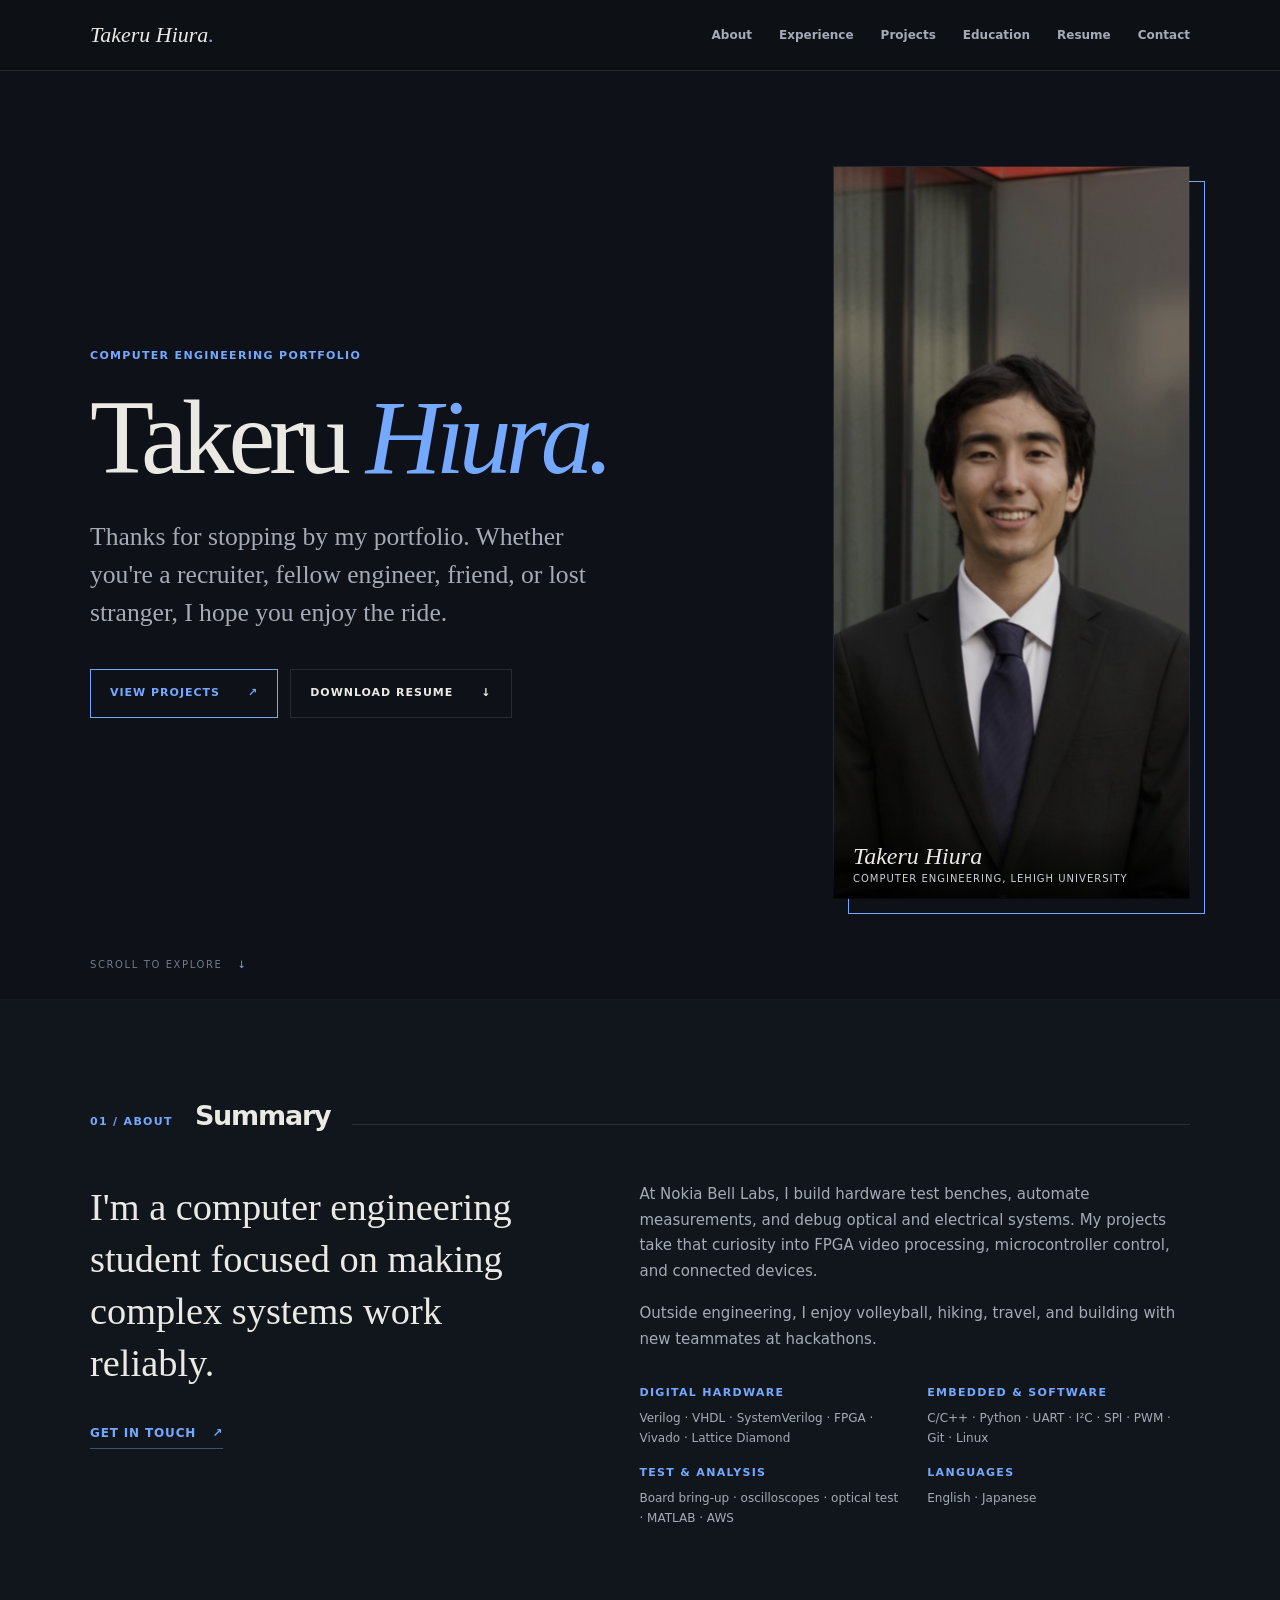
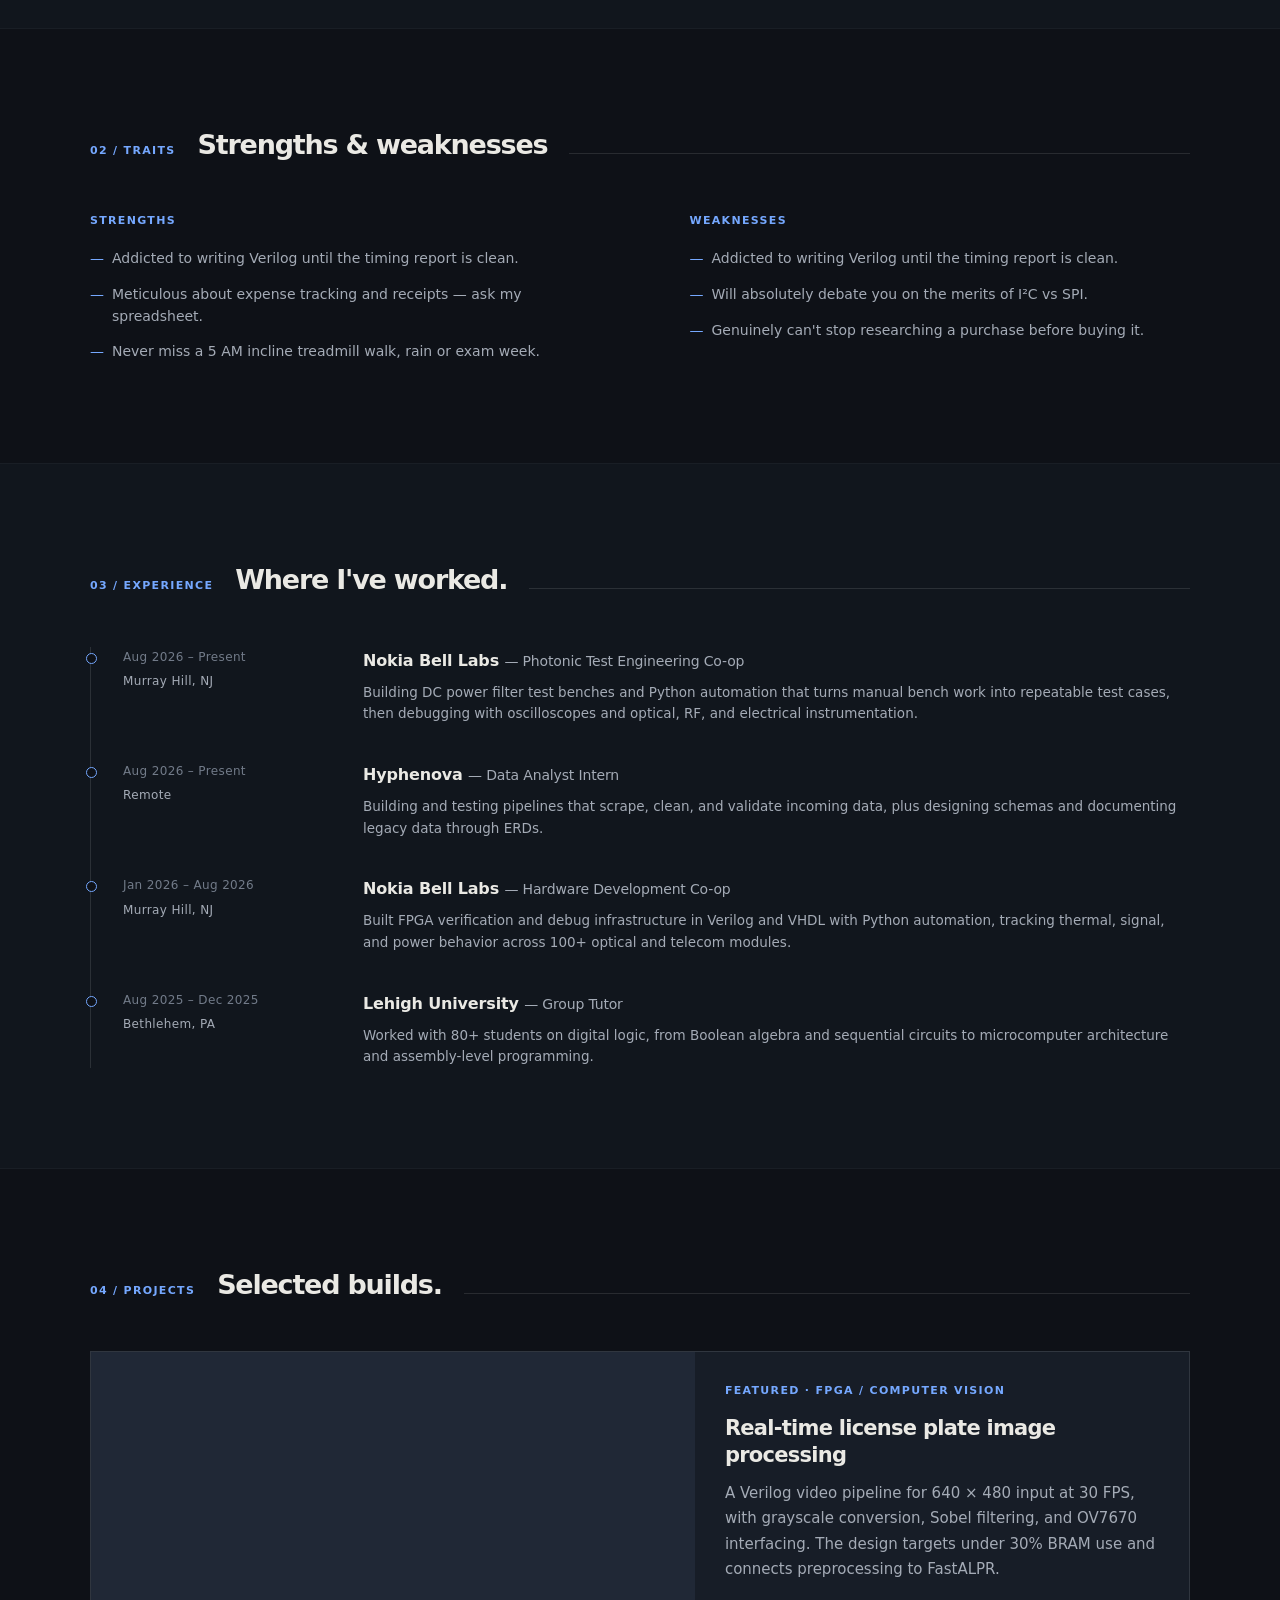
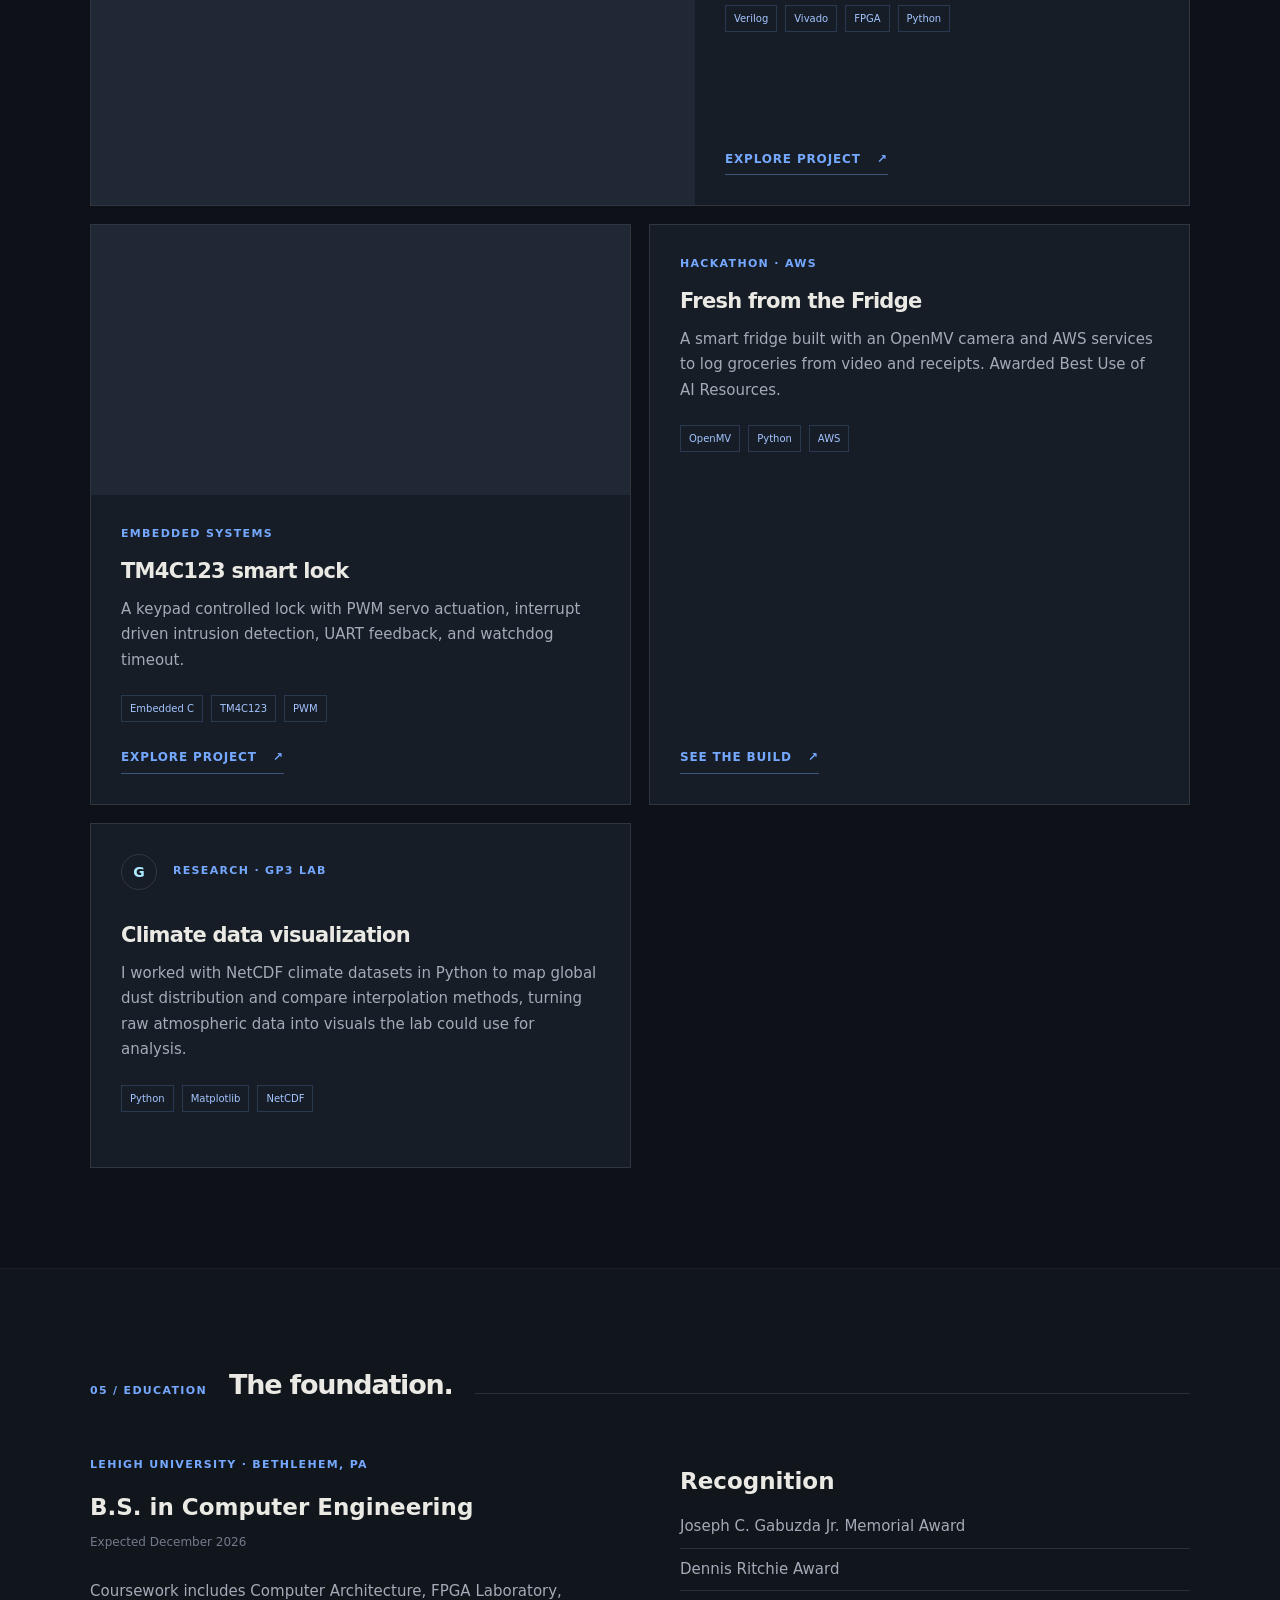
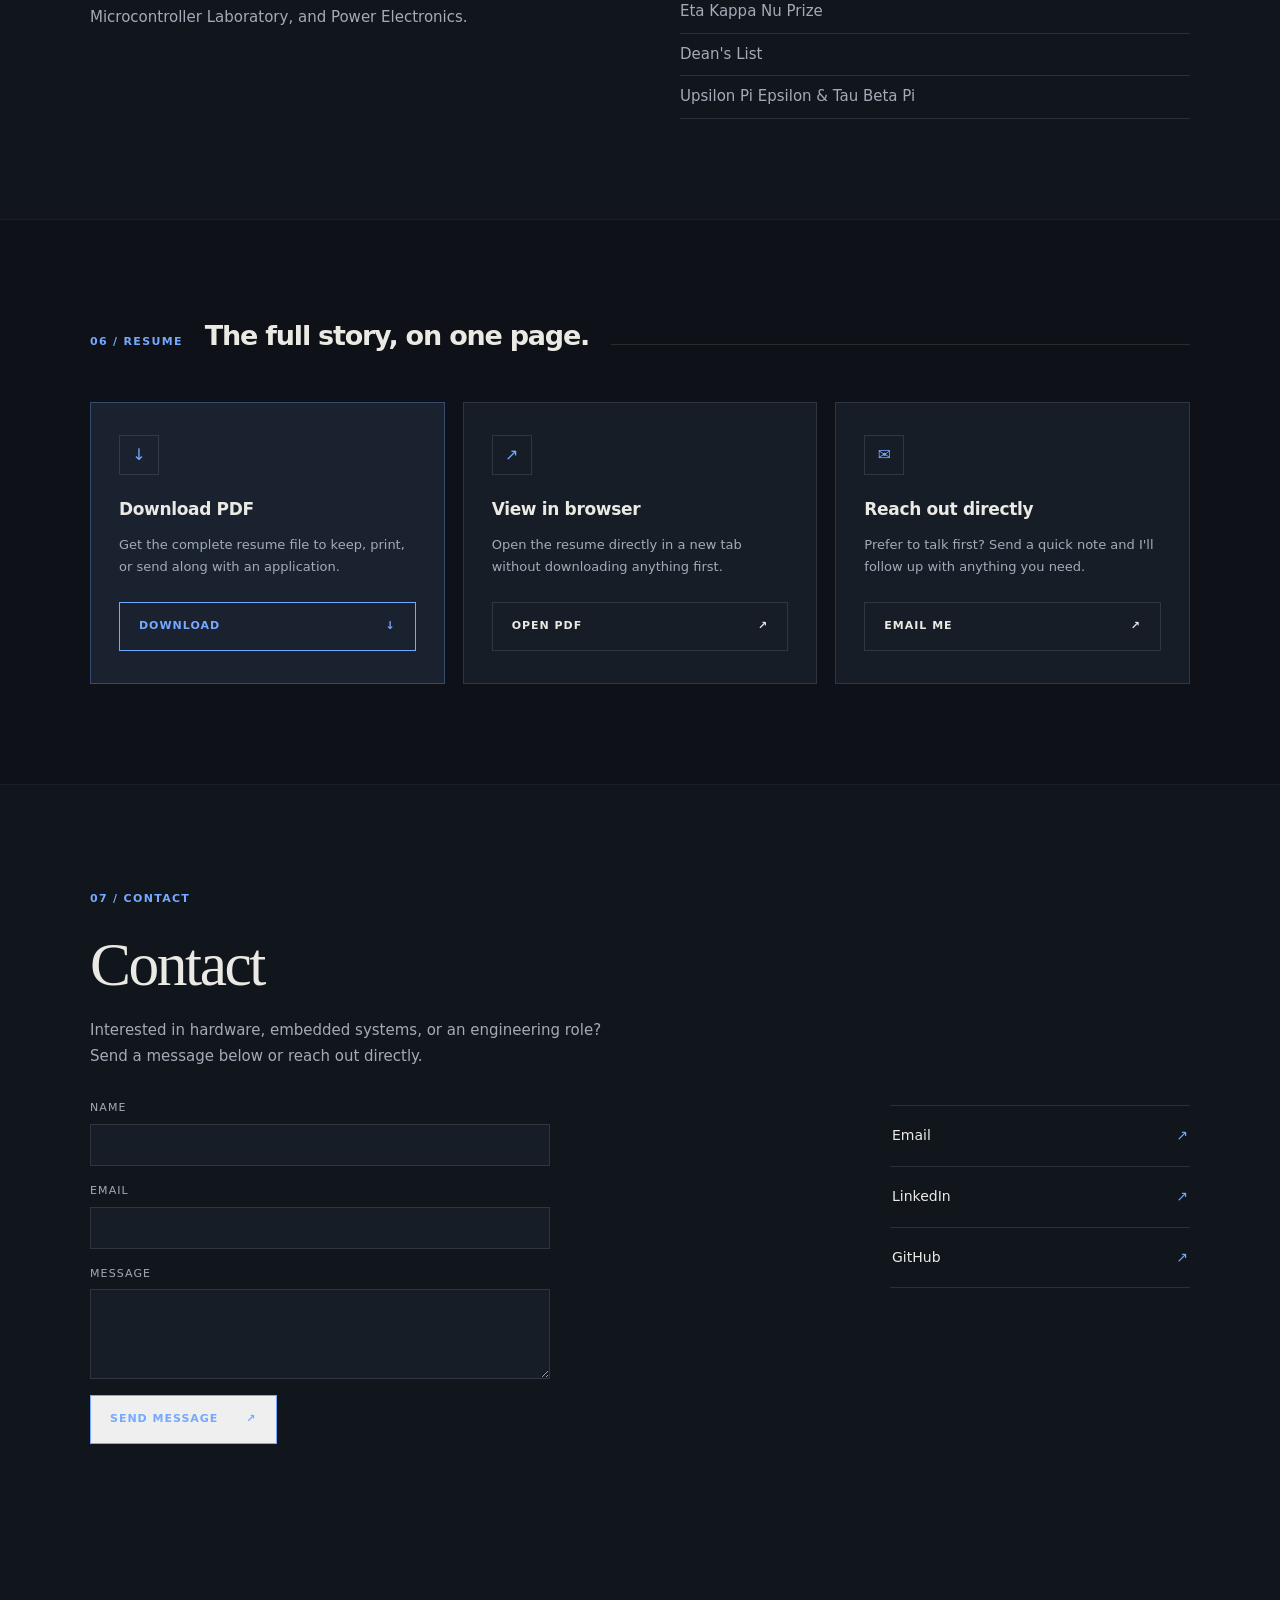
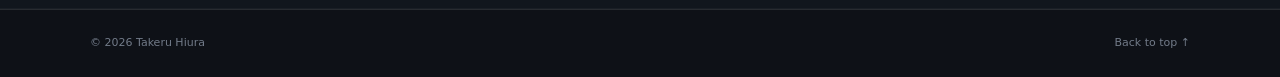
<file: experience.html>
<!doctype html>
<html lang="en"><head><meta charset="utf-8"><meta name="viewport" content="width=device-width, initial-scale=1"><meta http-equiv="refresh" content="0; url=index.html#experience"><link rel="canonical" href="https://takeru-hiura.github.io/#experience"><title>Experience | Takeru Hiura</title></head><body><p>This section has moved to <a href="index.html#experience">the new experience section</a>.</p></body></html>
</file>
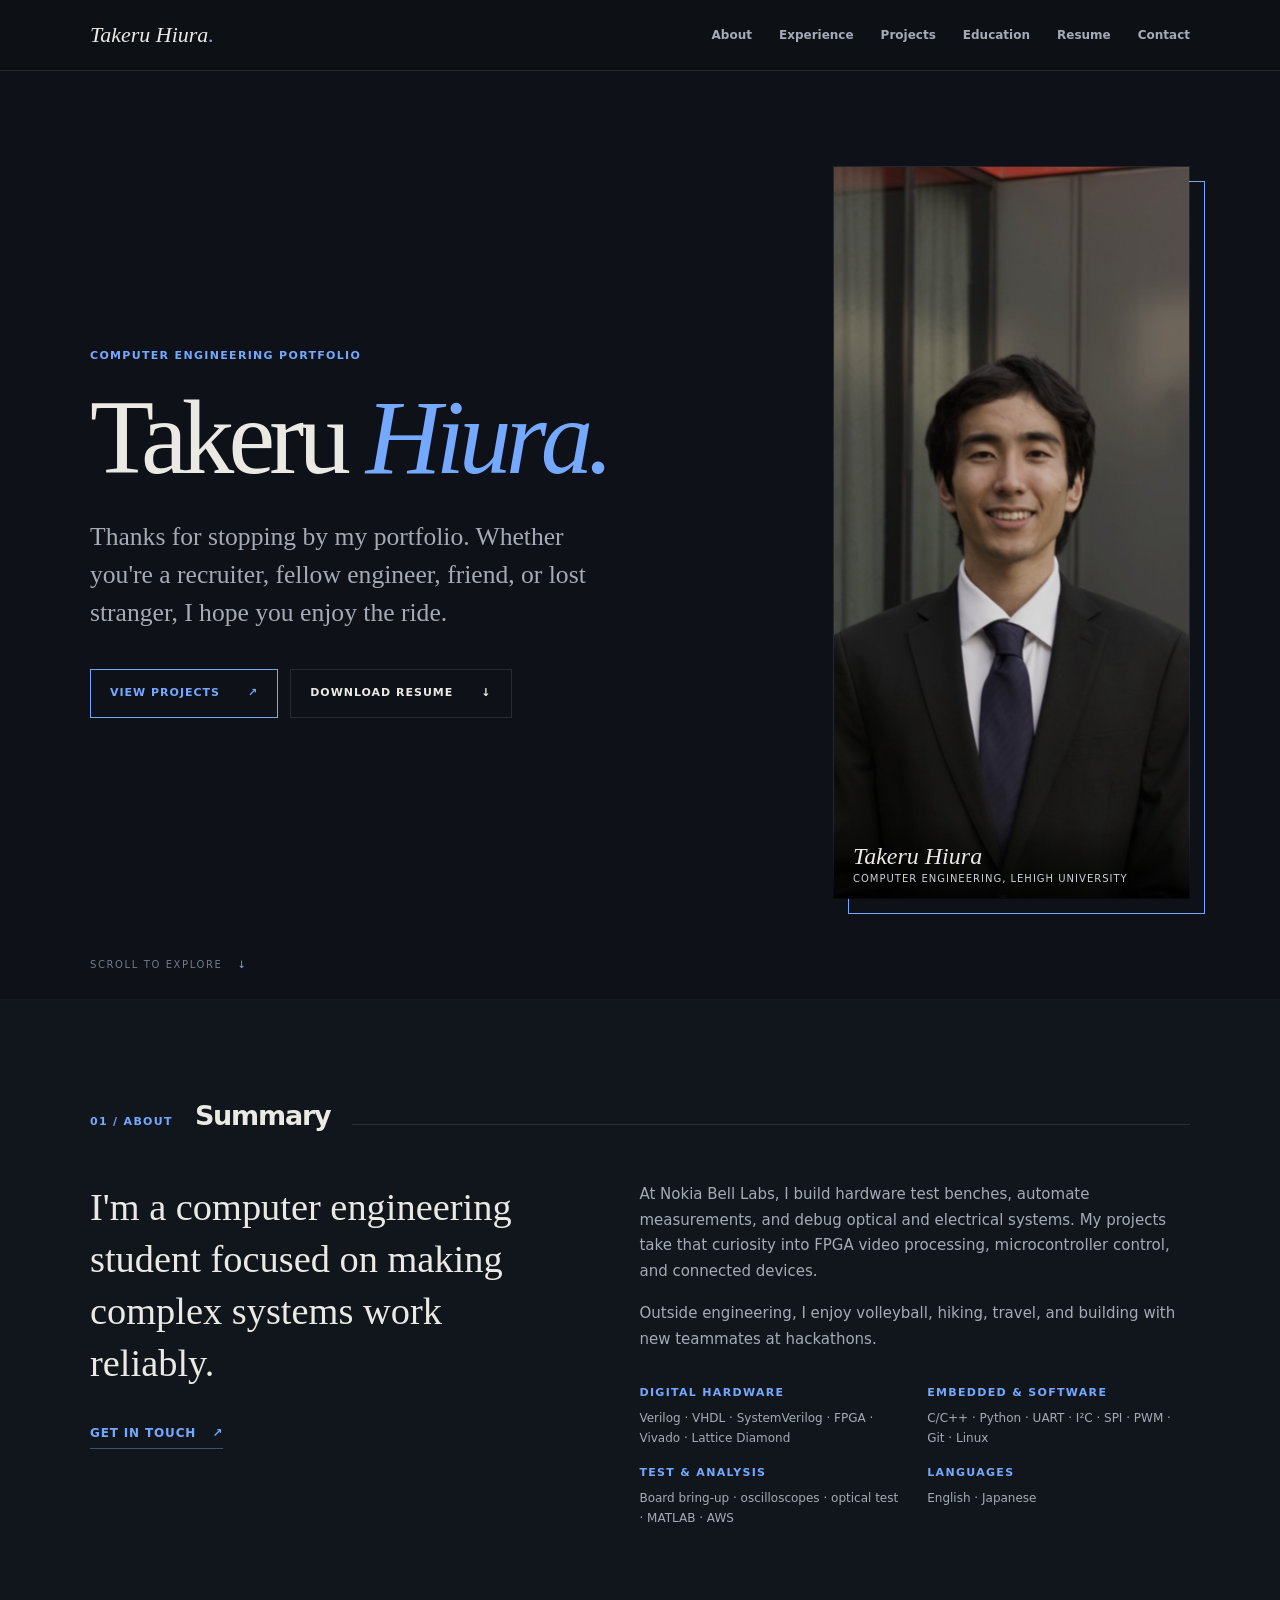
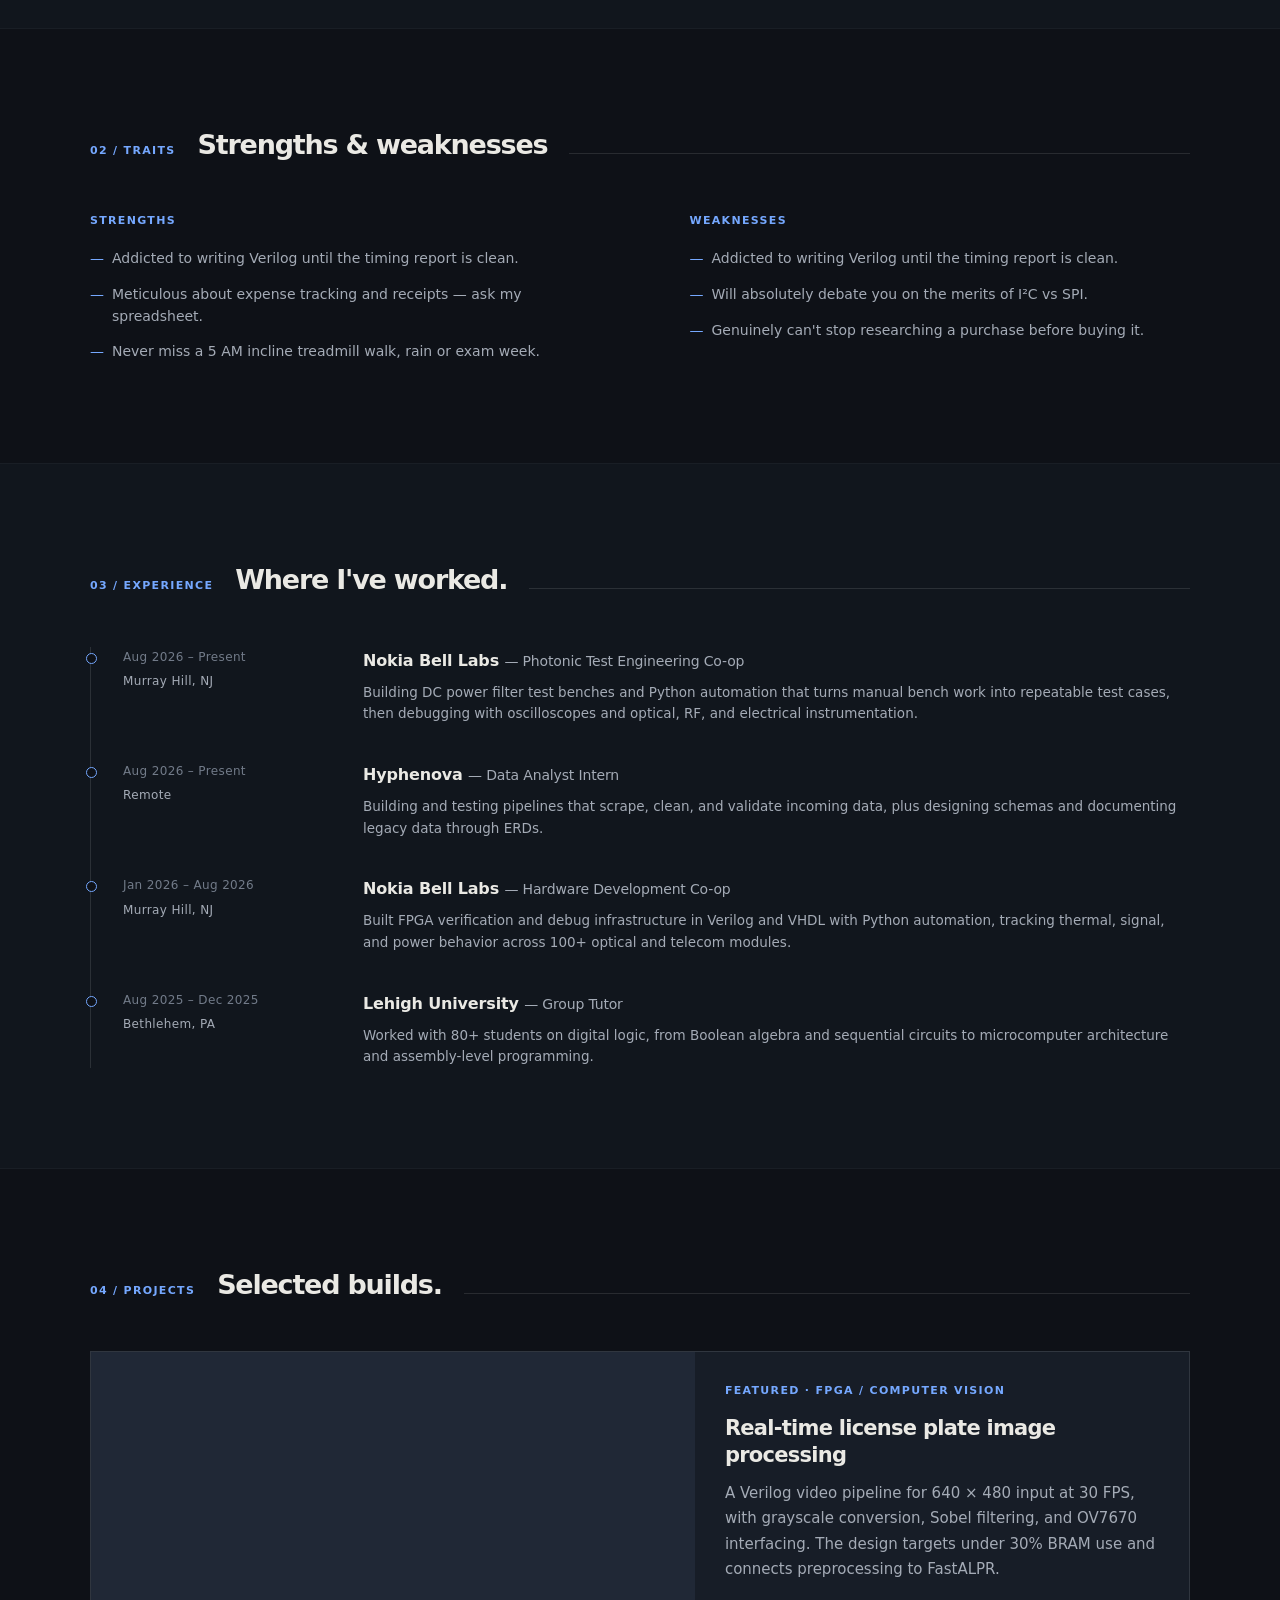
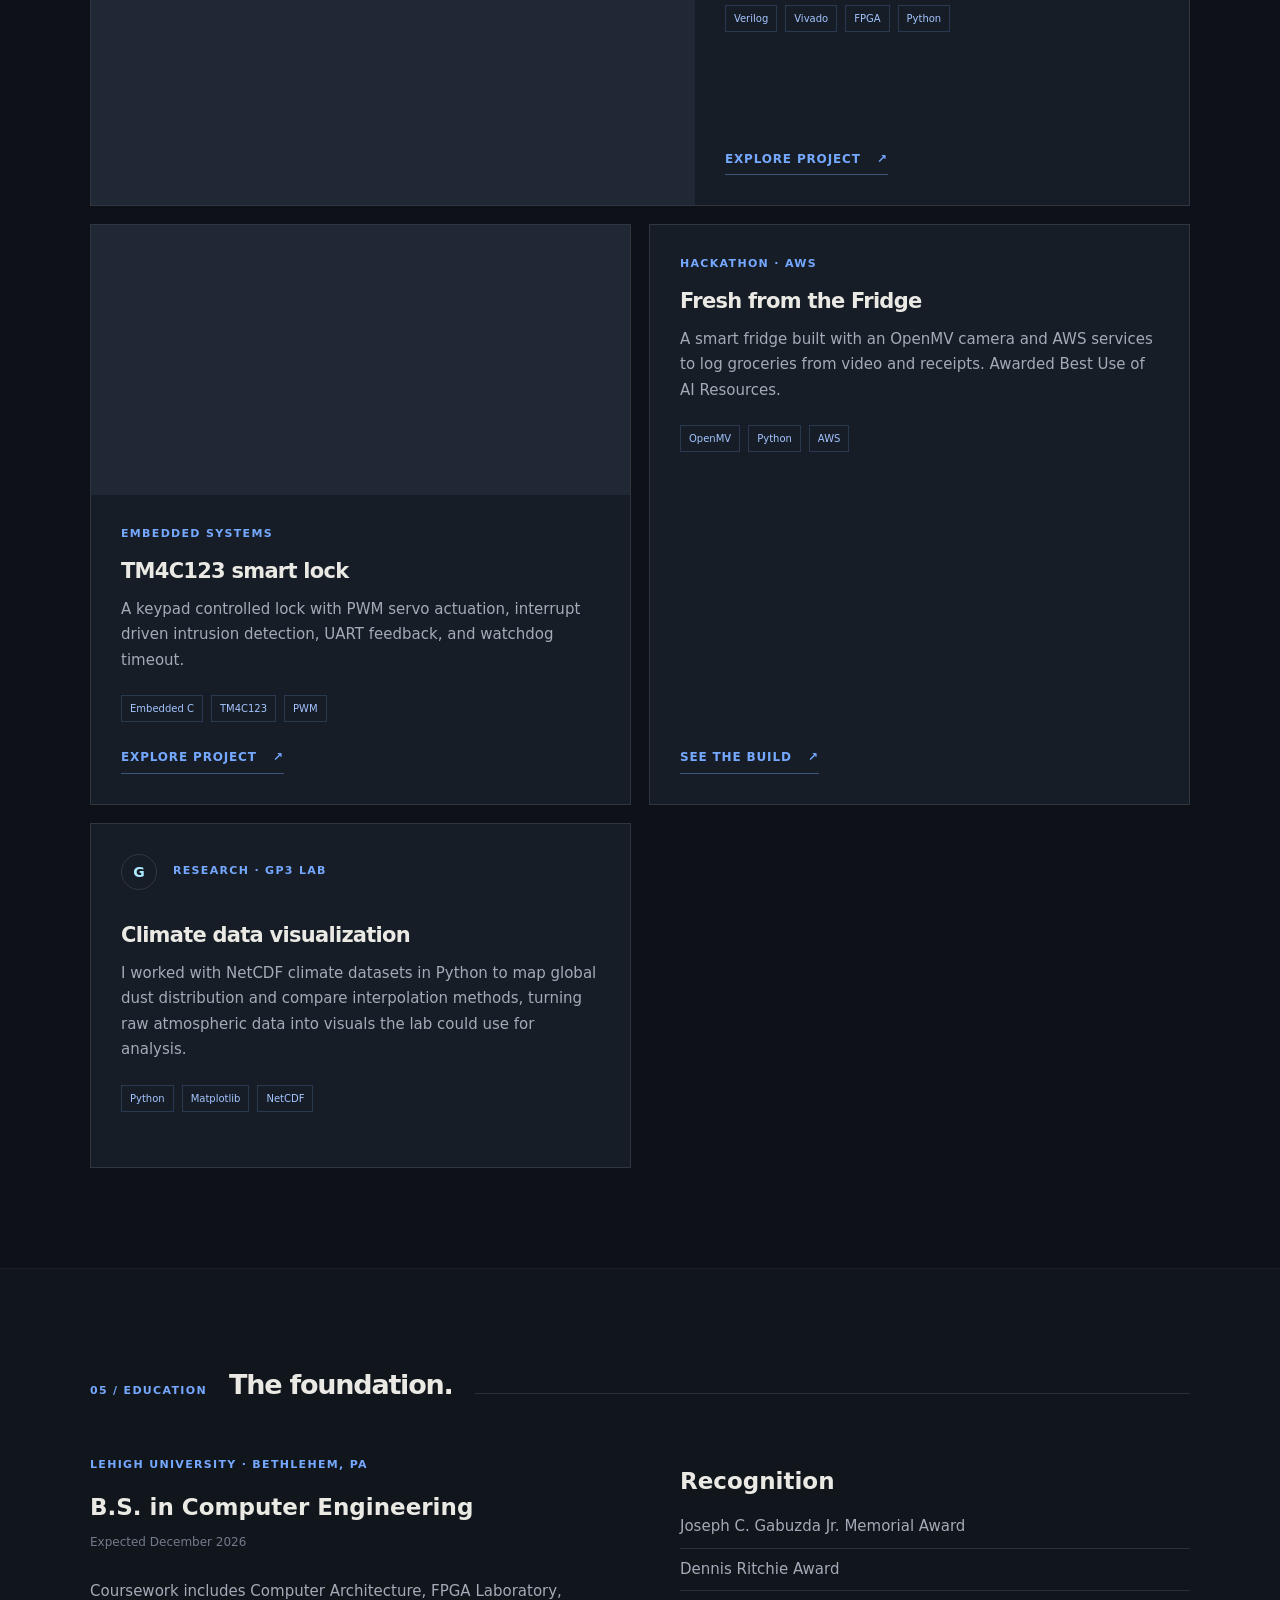
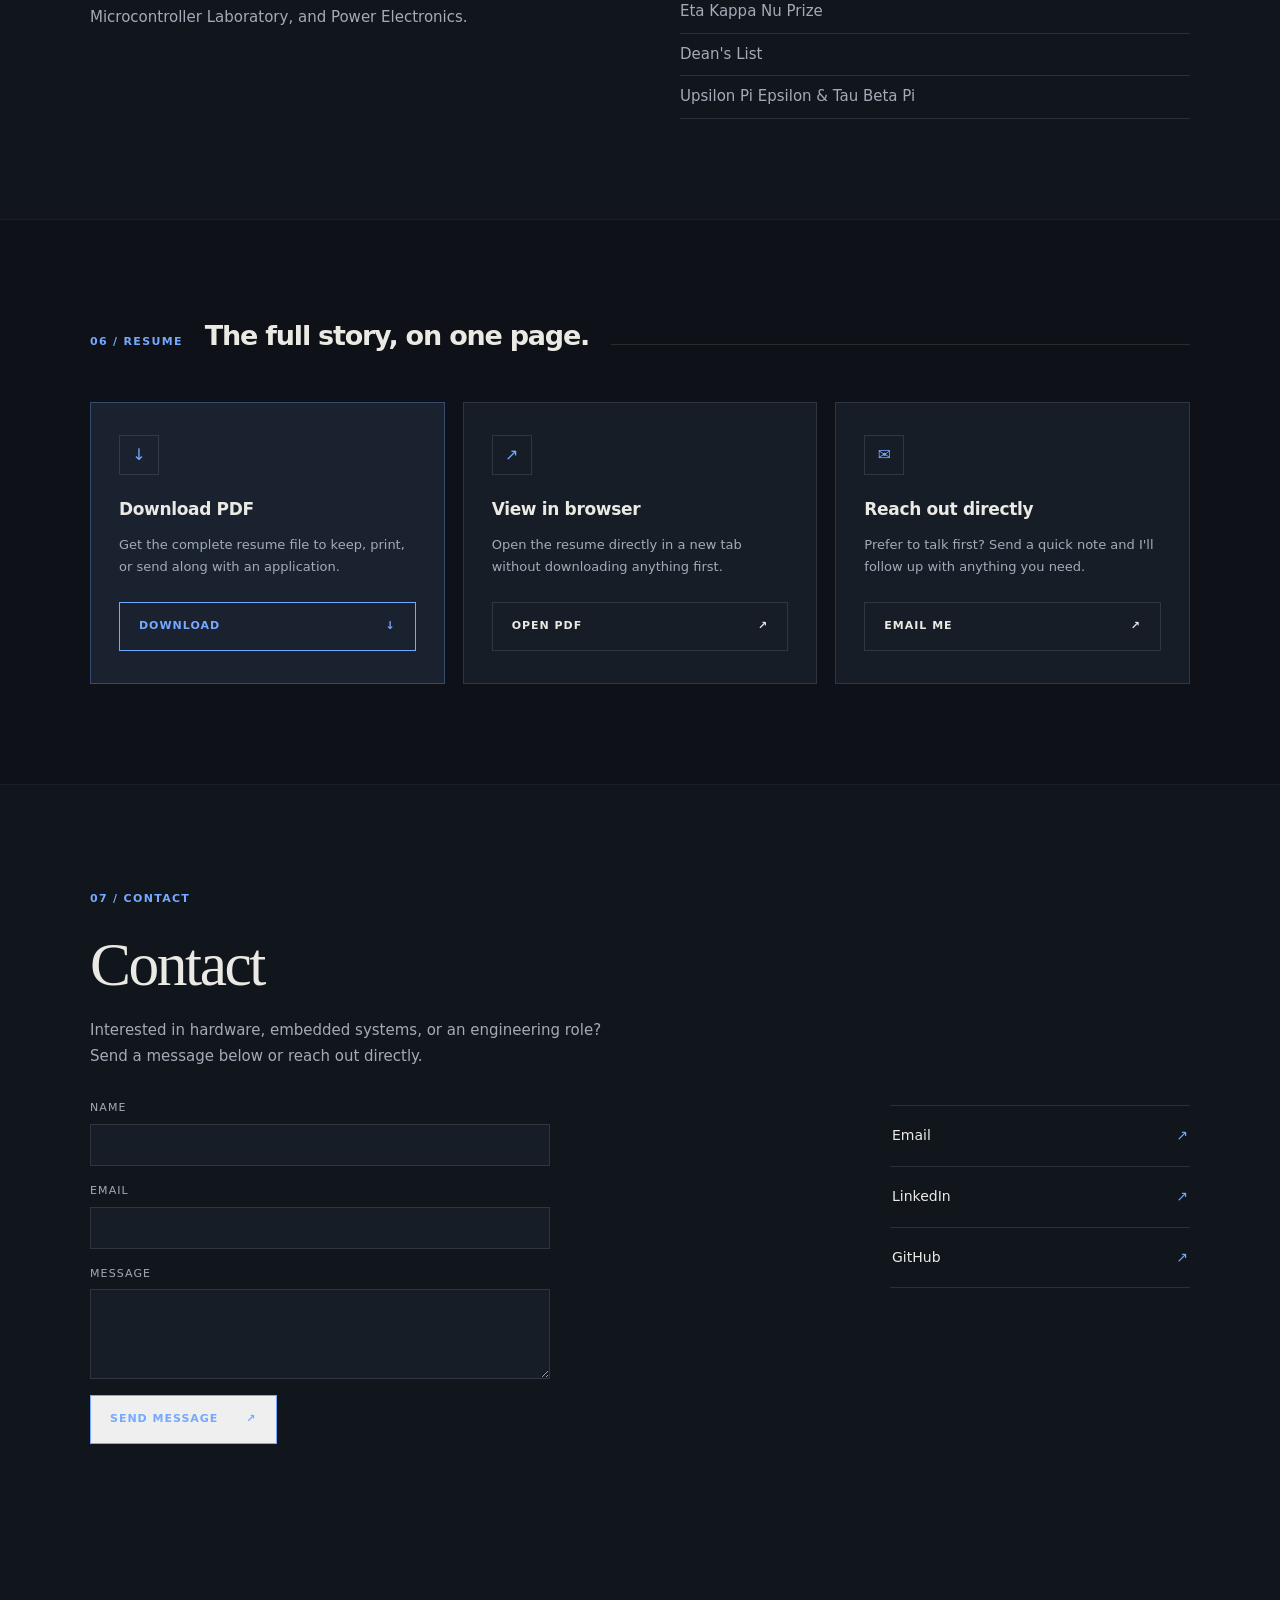
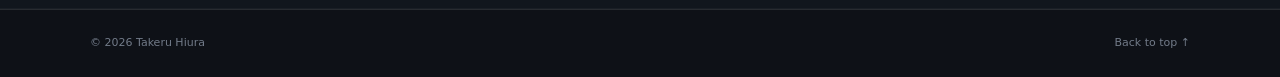
<file: projects.html>
<!doctype html>
<html lang="en"><head><meta charset="utf-8"><meta name="viewport" content="width=device-width, initial-scale=1"><meta http-equiv="refresh" content="0; url=index.html#projects"><link rel="canonical" href="https://takeru-hiura.github.io/#projects"><title>Projects | Takeru Hiura</title></head><body><p>This section has moved to <a href="index.html#projects">the new projects section</a>.</p></body></html>
</file>
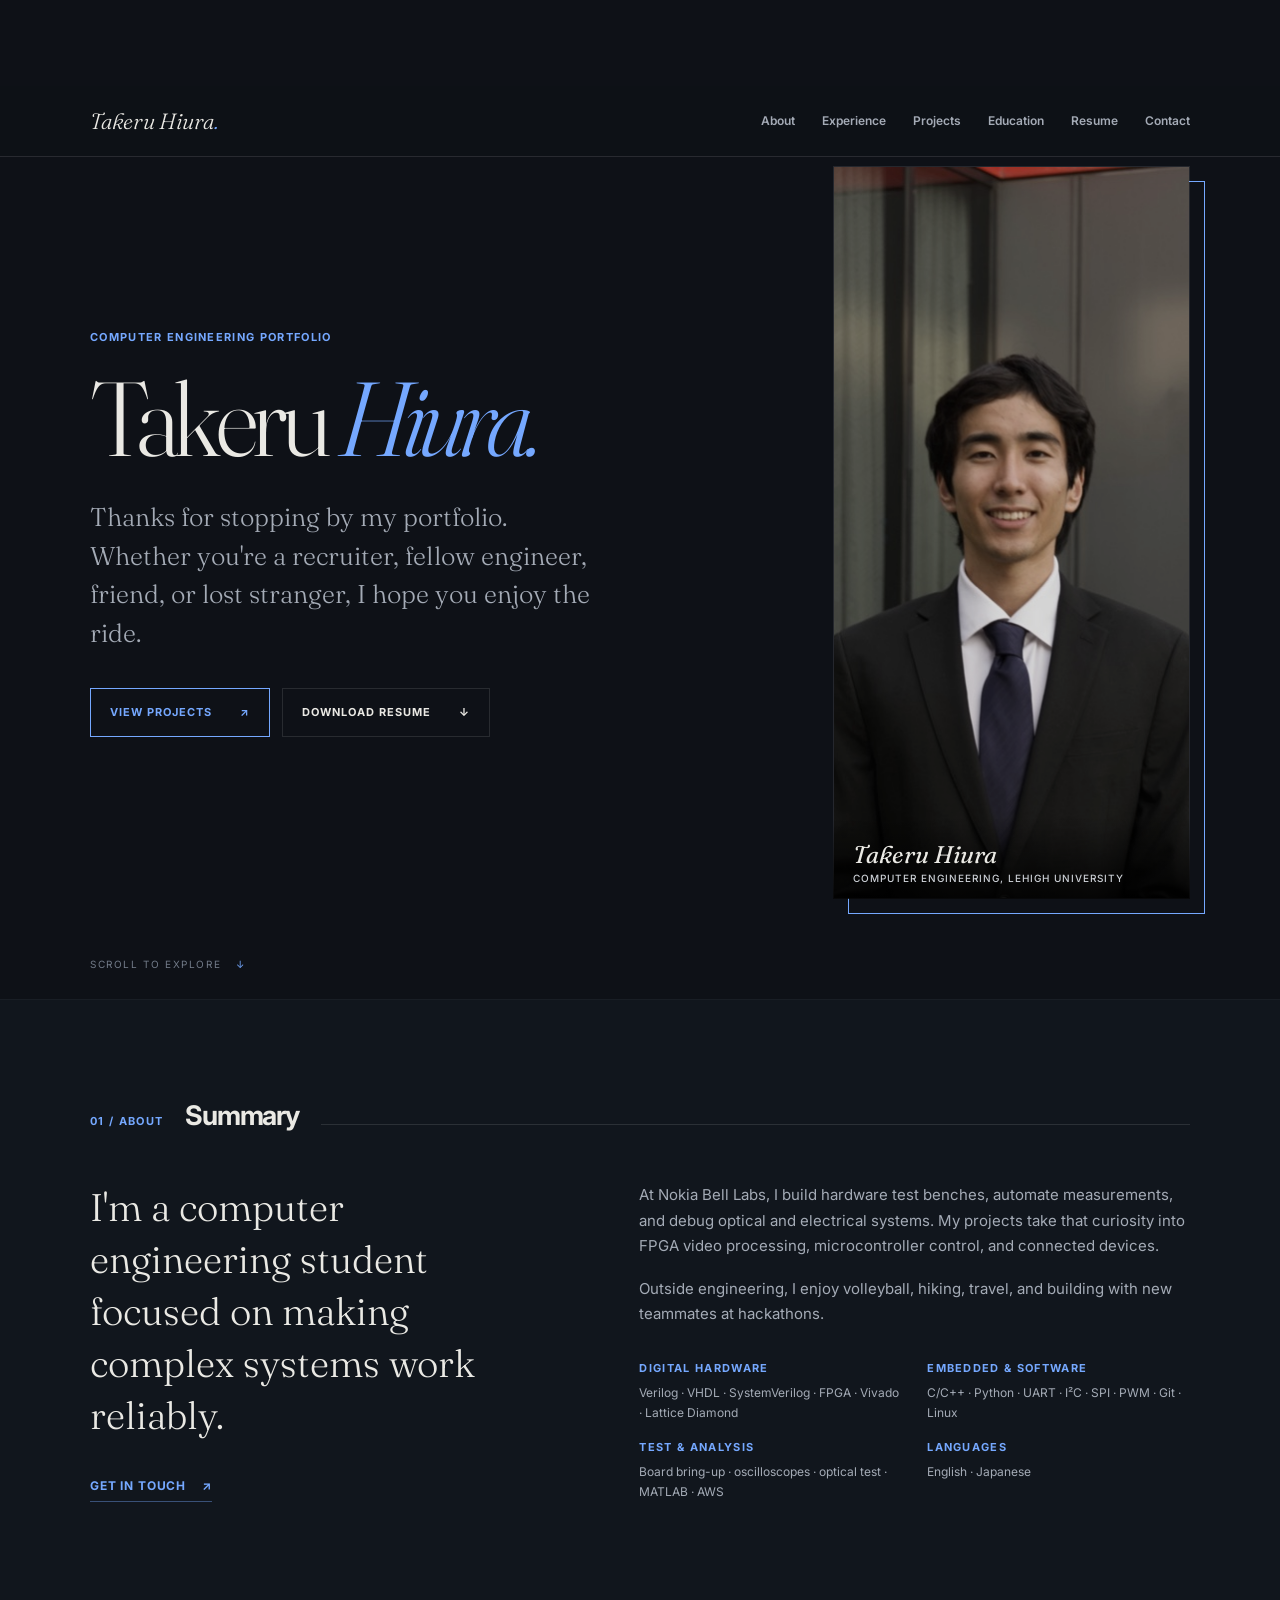
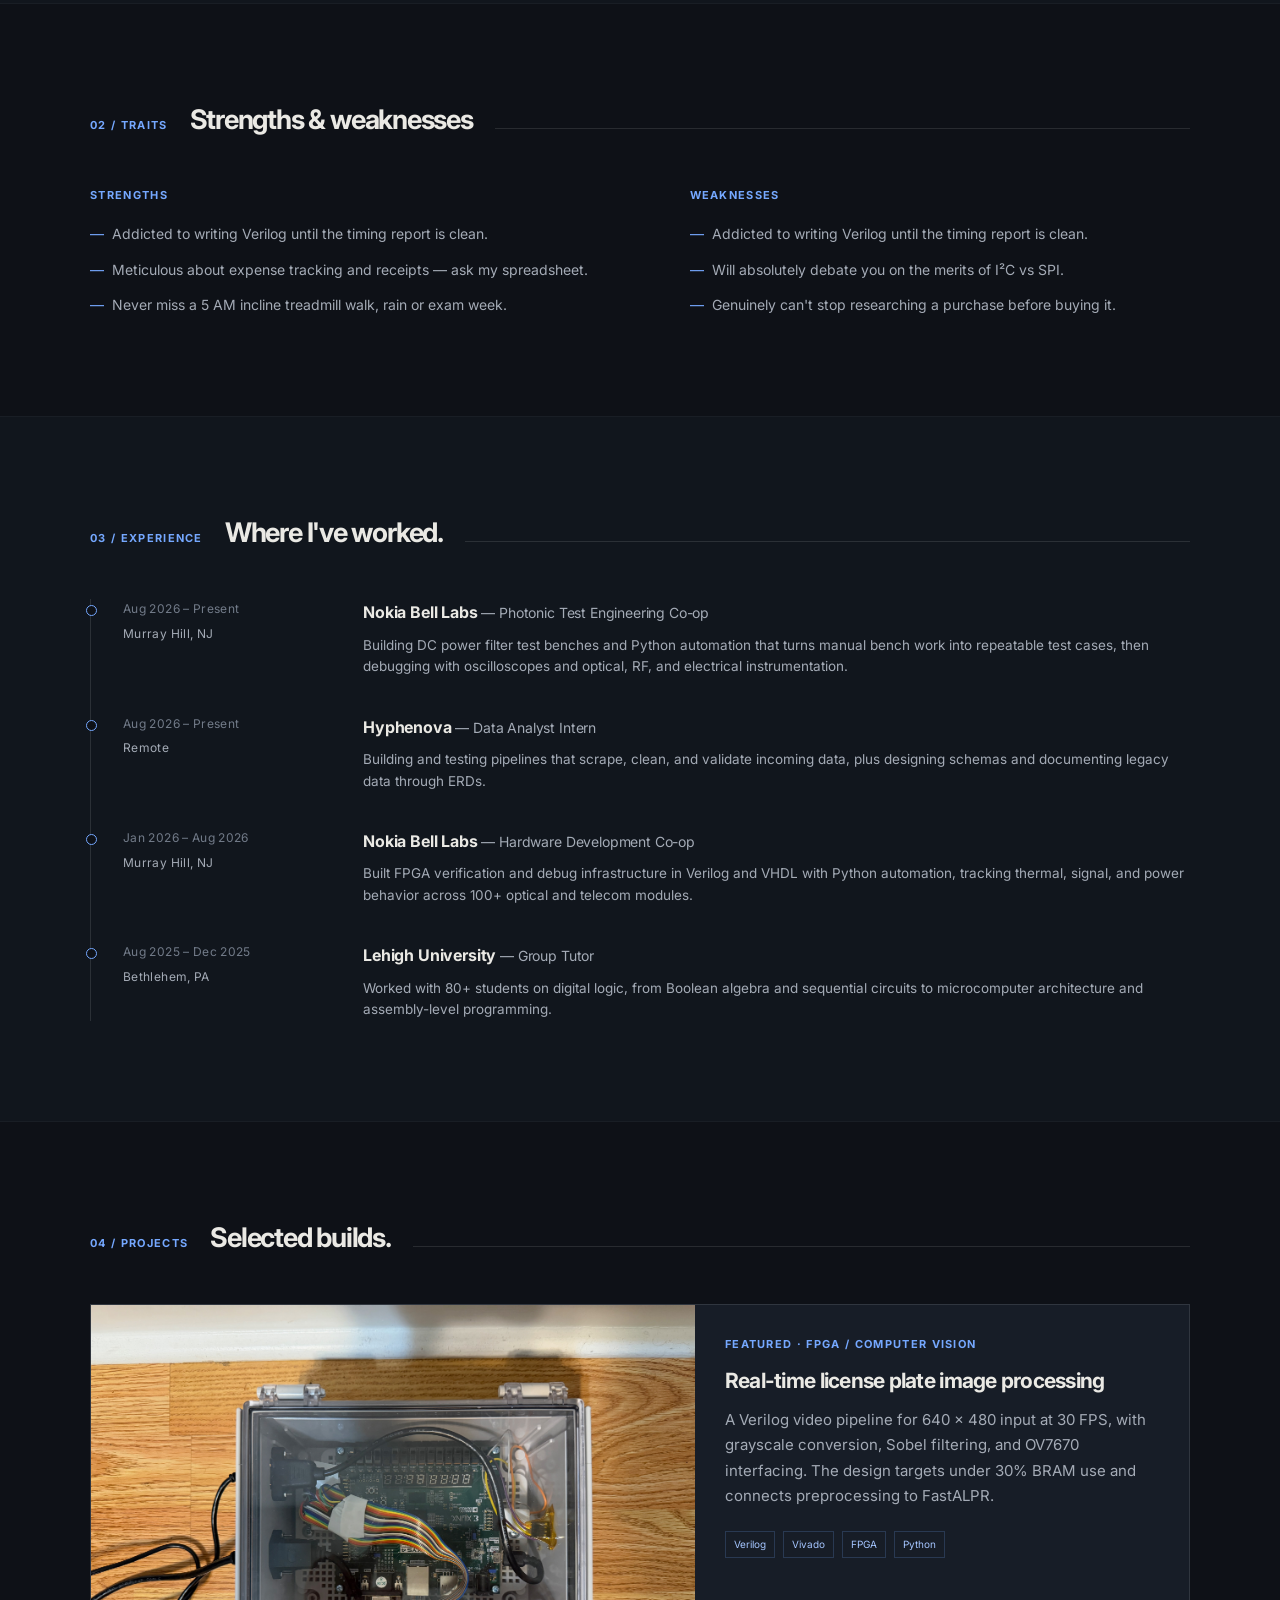
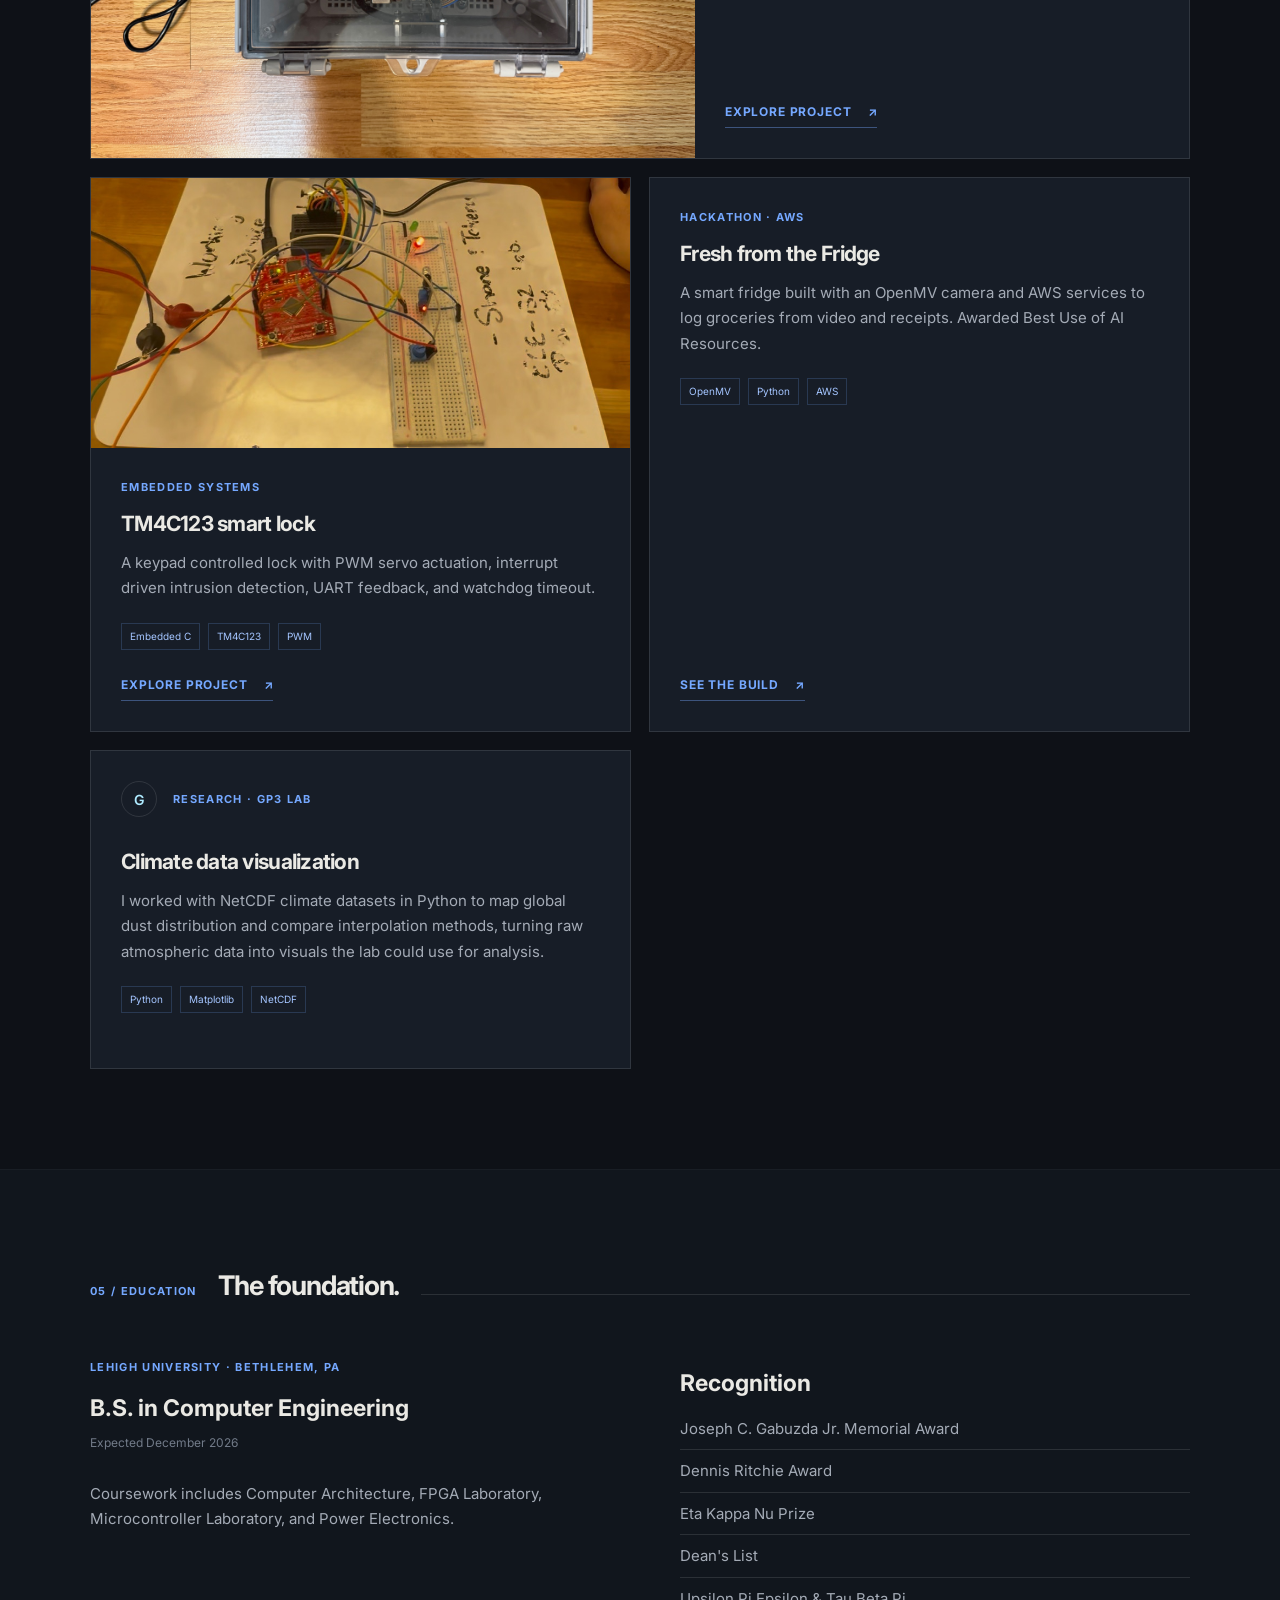
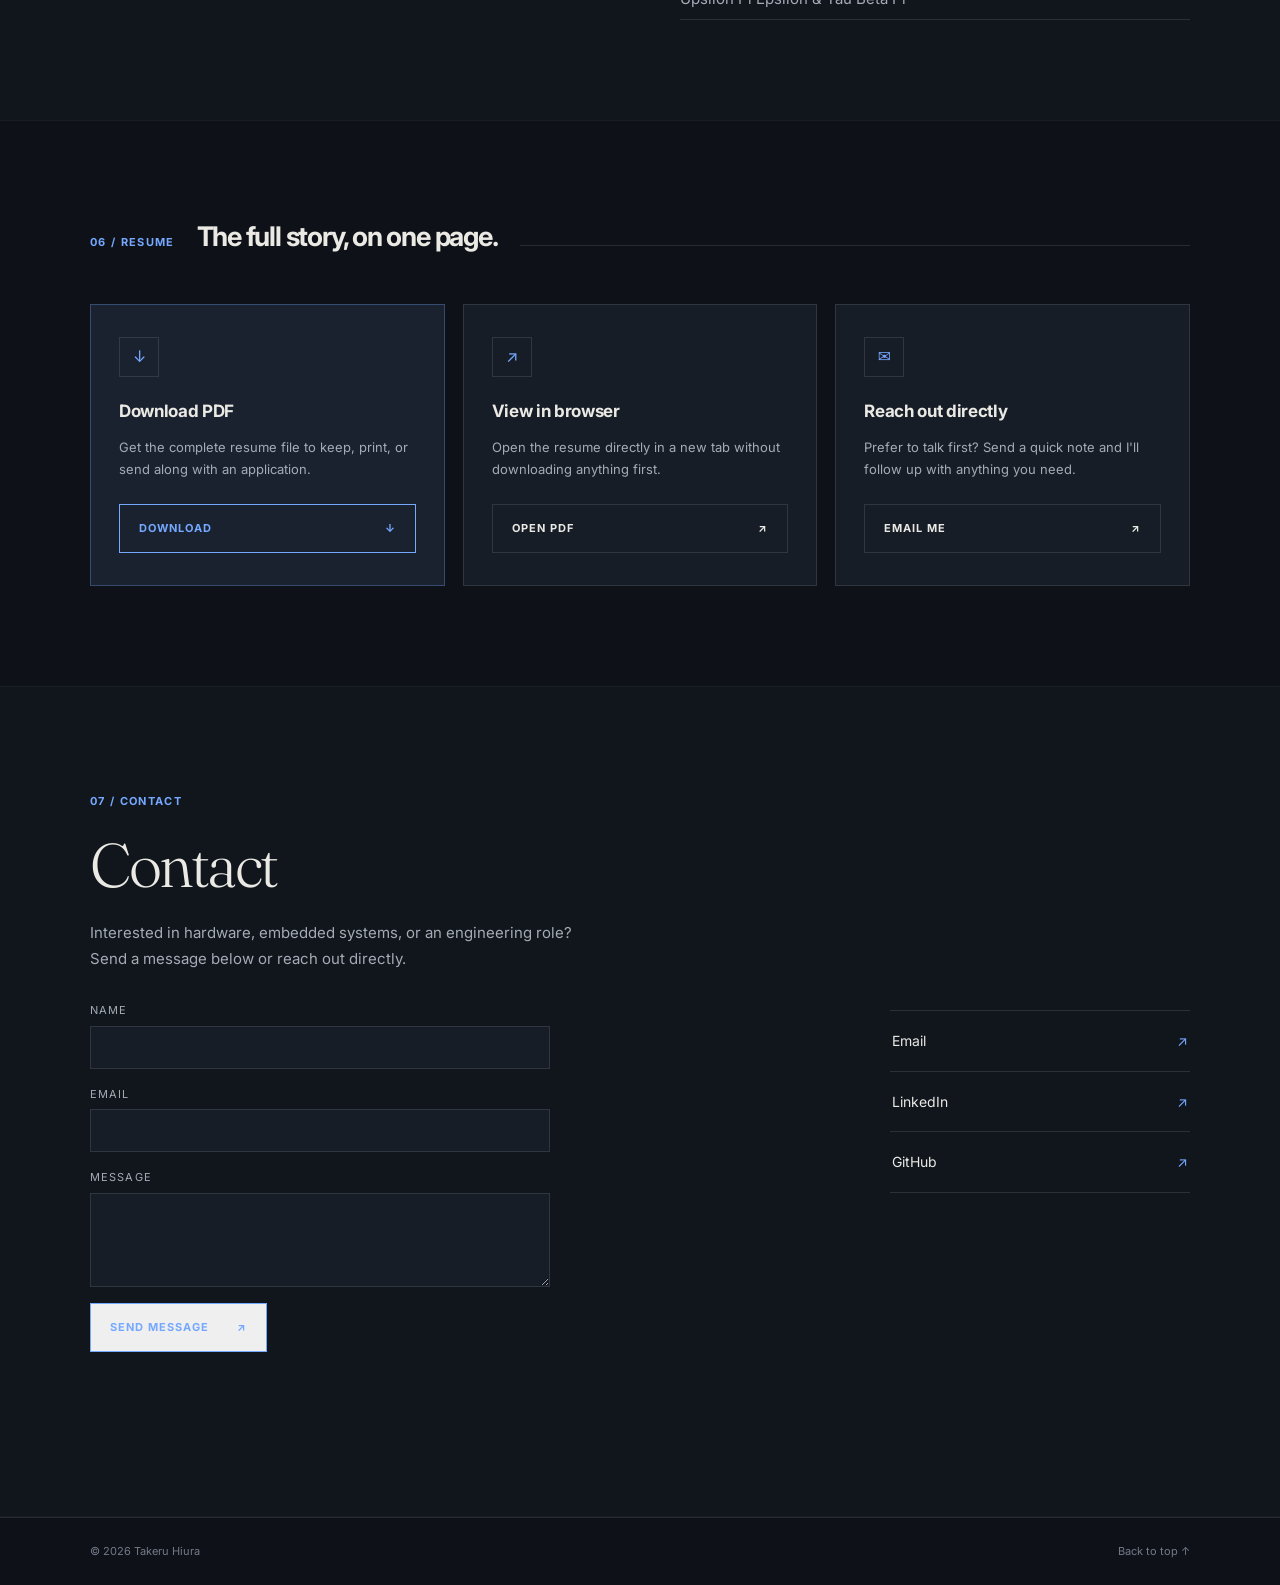
<file: resume.html>
<!doctype html>
<html lang="en"><head><meta charset="utf-8"><meta name="viewport" content="width=device-width, initial-scale=1"><meta http-equiv="refresh" content="0; url=index.html#resume"><link rel="canonical" href="https://takeru-hiura.github.io/#resume"><title>Resume | Takeru Hiura</title></head><body><p>This section has moved to <a href="index.html#resume">the new resume section</a>.</p></body></html>
</file>
<file: style.css>
/* Traits & Timeline additions */
:root{--bg:#0e1117;--panel:#141922;--panel-2:#11161d;--text:#eae9e4;--muted:#a4abb6;--faint:#727b89;--accent:#75a8ff;--line:rgba(255,255,255,.11);--display:Fraunces,Georgia,serif;--sans:Inter,system-ui,sans-serif}*{box-sizing:border-box}html{scroll-behavior:smooth}body{margin:0;background:var(--bg);color:var(--text);font:15px/1.7 var(--sans);-webkit-font-smoothing:antialiased}button{font:inherit}a{color:inherit;text-decoration:none}a:focus-visible,button:focus-visible{outline:2px solid var(--accent);outline-offset:4px}img{display:block;max-width:100%}.wrap{width:min(1100px,calc(100% - 56px));margin-inline:auto}.skip-link{position:absolute;top:-80px;left:20px;z-index:1000;padding:10px 14px;background:var(--accent);color:#07111f}.skip-link:focus{top:10px}.site-header{position:sticky;top:0;z-index:20;background:rgba(14,17,23,.94);backdrop-filter:blur(16px);border-bottom:1px solid var(--line)}.nav-wrap{height:70px;display:flex;align-items:center;justify-content:space-between;gap:25px}.brand{white-space:nowrap;font:italic 300 22px var(--display)}.brand span{color:var(--accent)}.site-nav{display:flex;gap:27px}.site-nav a{color:var(--muted);font-size:12px;font-weight:600;transition:color .2s}.site-nav a:hover,.site-nav a[aria-current="true"]{color:var(--accent)}.menu-toggle{display:none}.hero{min-height:min(780px,calc(100svh - 70px));padding-block:95px 100px;display:grid;grid-template-columns:1.3fr .7fr;gap:80px;align-items:center;position:relative}.eyebrow,.section-number,.project-type{color:var(--accent);font-size:11px;font-weight:700;letter-spacing:.12em;text-transform:uppercase}.eyebrow{margin:0 0 22px}.hero h1{font:300 clamp(4rem,8.2vw,7.6rem)/.95 var(--display);letter-spacing:-.055em;margin:0 0 30px;white-space:nowrap}.hero h1 em{color:var(--accent);font-weight:300}.hero-subtitle{font-size:clamp(1.5rem,2.7vw,2.45rem);letter-spacing:-.045em;line-height:1.26;color:#a9b2c0;margin:0 0 22px;max-width:600px}.hero-subtitle span{color:var(--text)}.intro{max-width:510px;font-size:16px;color:var(--muted);margin:0}.actions{display:flex;flex-wrap:wrap;gap:12px;margin-top:36px}.button{display:inline-flex;align-items:center;justify-content:space-between;gap:28px;border:1px solid var(--line);min-height:49px;padding:12px 19px;color:var(--text);text-transform:uppercase;font-size:11px;font-weight:700;letter-spacing:.09em;transition:background .2s,border-color .2s,transform .2s}.button:hover{transform:translateY(-2px);border-color:var(--accent);background:rgba(117,168,255,.09)}.button-primary{border-color:var(--accent);color:var(--accent)}.hero-portrait{margin:0;position:relative;align-self:center}.hero-portrait:before{content:"";position:absolute;inset:15px -15px -15px 15px;border:1px solid var(--accent);z-index:-1}.hero-portrait img{width:100%;aspect-ratio:4/5;object-fit:cover;object-position:50% 48%;filter:saturate(.65) brightness(.86);border:1px solid var(--line)}.hero-portrait figcaption{position:absolute;bottom:0;left:0;right:0;padding:23px 20px 15px;background:linear-gradient(transparent,rgba(0,0,0,.8));font:italic 24px var(--display)}.hero-portrait figcaption span{display:block;font:500 10px var(--sans);letter-spacing:.1em;text-transform:uppercase;color:#ccd0d6;margin-top:3px}.hero-scroll{position:absolute;bottom:26px;left:0;color:var(--faint);font-size:10px;text-transform:uppercase;letter-spacing:.16em}.hero-scroll span{color:var(--accent);margin-left:10px}.section{padding:100px 0;scroll-margin-top:70px}.section-alt{background:var(--panel-2);border-block:1px solid rgba(255,255,255,.035)}.section-title{display:flex;align-items:baseline;gap:22px;margin-bottom:50px}.section-title:after{content:"";height:1px;flex:1;background:var(--line)}.section-title h2{order:0;font-size:27px;line-height:1.2;letter-spacing:-.045em;margin:0;white-space:nowrap}.section-title .section-number{white-space:nowrap}.about-grid{display:grid;grid-template-columns:.9fr 1.1fr;gap:9%}.about-lead p{font:300 clamp(1.8rem,3vw,2.7rem)/1.35 var(--display);margin:0 0 30px}.about-details>p{color:var(--muted);margin:0 0 17px}.inline-link{color:var(--accent);font-size:12px;font-weight:700;letter-spacing:.07em;text-transform:uppercase;border-bottom:1px solid rgba(117,168,255,.4);padding-bottom:5px;display:inline-flex;gap:16px;align-items:center}.inline-link:hover{border-color:var(--accent)}.skill-groups{display:grid;grid-template-columns:1fr 1fr;gap:15px 25px;margin-top:32px}.skill-groups h3{font-size:11px;text-transform:uppercase;letter-spacing:.12em;color:var(--accent);margin:0 0 5px}.skill-groups p{color:var(--muted);font-size:12px;margin:0}.experience-layout{display:grid;grid-template-columns:230px 1fr;gap:45px;min-height:290px}.experience-tabs{border-left:1px solid var(--line);display:flex;flex-direction:column}.experience-tabs button{background:none;border:0;border-left:2px solid transparent;margin-left:-1px;text-align:left;color:var(--muted);font-size:13px;line-height:1.3;padding:14px 18px;cursor:pointer}.experience-tabs button small{display:block;color:var(--faint);font-size:11px;margin-top:5px}.experience-tabs button:hover,.experience-tabs button[aria-selected="true"]{color:var(--accent);background:rgba(117,168,255,.055)}.experience-tabs button[aria-selected="true"]{border-left-color:var(--accent)}.experience-panels{padding-top:8px}.experience-panels h3{font-size:21px;line-height:1.35;margin:0 0 8px}.experience-panels h3 span{color:var(--accent)}.meta{font-size:12px;color:var(--faint);margin:0 0 27px}.experience-panels ul{list-style:none;margin:0;padding:0;max-width:700px}.experience-panels li{display:flex;gap:14px;color:var(--muted);margin:0 0 14px}.experience-panels li:before{content:"▸";color:var(--accent);flex:none}.experience-panels [hidden]{display:none}.project-grid{display:grid;grid-template-columns:1fr 1fr;gap:18px}.project-card{border:1px solid var(--line);background:#171d27;display:flex;flex-direction:column;min-width:0;transition:transform .25s,border-color .25s}.project-card:hover{transform:translateY(-4px);border-color:rgba(117,168,255,.42)}.project-featured{grid-column:1/-1;display:grid;grid-template-columns:1.1fr .9fr}.project-photo{height:270px;overflow:hidden;background:#202836}.project-featured .project-photo{height:auto;min-height:360px}.project-photo img{width:100%;height:100%;object-fit:cover}.project-photo-portrait img{object-position:center 44%}.project-body{padding:30px;display:flex;flex-direction:column;align-items:flex-start;flex:1}.project-body h3{font-size:21px;letter-spacing:-.035em;line-height:1.28;margin:14px 0 12px}.project-body p{color:var(--muted);margin:0 0 22px}.project-body .inline-link{margin-top:auto}.tags{display:flex;gap:8px;flex-wrap:wrap;margin:0 0 25px}.tags span{font-size:10px;color:#a4c5ff;border:1px solid rgba(117,168,255,.2);padding:4px 8px}.project-text{min-height:275px}.education-grid{display:grid;grid-template-columns:1fr 1fr;gap:80px}.education-grid h3{font-size:23px;margin:11px 0 5px}.education-grid p:not(.meta){color:var(--muted);max-width:480px}.award-list{list-style:none;padding:0;margin:5px 0 0}.award-list li{padding:8px 0;color:var(--muted);border-bottom:1px solid var(--line)}.resume-layout{display:grid;grid-template-columns:1.2fr .8fr;gap:100px;align-items:center}.resume-layout h2,.contact-layout h2{font:300 clamp(2.5rem,4.8vw,4.6rem)/1.1 var(--display);letter-spacing:-.04em;margin:20px 0}.resume-layout p,.contact-layout p{color:var(--muted);max-width:520px;margin-bottom:30px}.resume-view{display:inline-flex;margin-left:18px}.resume-preview{width:min(100%,310px);aspect-ratio:8.5/11;background:#eceeea;color:#182334;padding:25px 24px;transform:rotate(4deg);box-shadow:15px 20px 50px rgba(0,0,0,.3)}.resume-preview>span{display:block;font-size:10px;font-weight:700;letter-spacing:.12em;border-bottom:1px solid #b2bac5;padding-bottom:13px}.resume-preview strong{display:block;font:300 49px var(--display);margin:17px 0 3px}.resume-preview p{font-size:10px;color:#566273;margin:0 0 28px;line-height:1.65}.resume-lines{display:grid;gap:12px}.resume-lines i{height:5px;background:#c4cbd0}.resume-lines i:nth-child(2),.resume-lines i:nth-child(5){width:78%}.resume-lines i:nth-child(4){width:91%}.resume-cards{display:grid;grid-template-columns:repeat(3,1fr);gap:18px}.resume-card{border:1px solid var(--line);background:#171d27;padding:32px 28px;display:flex;flex-direction:column;align-items:flex-start;transition:transform .25s,border-color .25s}.resume-card:hover{transform:translateY(-4px);border-color:rgba(117,168,255,.42)}.resume-card-primary{background:#1a2230;border-color:rgba(117,168,255,.3)}.resume-card-icon{width:40px;height:40px;display:flex;align-items:center;justify-content:center;border:1px solid var(--line);color:var(--accent);font-size:16px;margin-bottom:20px}.resume-card h3{font-size:17px;letter-spacing:-.02em;margin:0 0 10px}.resume-card p{color:var(--muted);font-size:13px;margin:0 0 24px}.resume-card .button{margin-top:auto;width:100%}.experience-org{display:flex;align-items:center;gap:16px;margin-bottom:18px}.org-logo{width:36px;height:36px;object-fit:contain;flex:none;filter:grayscale(.15) brightness(1.4)}.org-logo-text{width:36px;height:36px;border:1px solid var(--line);border-radius:50%;display:flex;align-items:center;justify-content:center;font:600 14px var(--sans);color:var(--accent);flex:none}.experience-org h3{margin:0 0 4px}.experience-org .meta{margin:0}.contact-form{display:flex;flex-direction:column;gap:16px;margin-top:28px;max-width:460px}.form-row{display:flex;flex-direction:column;gap:6px}.form-row label{font-size:11px;text-transform:uppercase;letter-spacing:.1em;color:var(--muted)}.form-row input,.form-row textarea{background:#171d27;border:1px solid var(--line);color:var(--text);padding:12px 14px;font:14px var(--sans);resize:vertical}.form-row input:focus,.form-row textarea:focus{outline:none;border-color:var(--accent)}.contact-form .button{align-self:flex-start}.form-status{font-size:13px;margin:0;min-height:18px}.form-status-success{color:#7fd68a}.form-status-error{color:#e28080}.contact-layout{display:grid;grid-template-columns:1fr 300px;gap:70px;align-items:center}.contact-links{border-top:1px solid var(--line)}.contact-links a{display:flex;justify-content:space-between;padding:18px 2px;border-bottom:1px solid var(--line);font-size:14px}.contact-links a:hover,.contact-links span{color:var(--accent)}footer{border-top:1px solid var(--line);padding:24px 0}.footer-inner{display:flex;justify-content:space-between;color:var(--faint);font-size:11px}.footer-inner a:hover{color:var(--accent)}@media(max-width:900px){.hero{gap:38px}.hero h1{font-size:clamp(3.5rem,8vw,5rem)}.site-nav{gap:15px}.site-nav a{font-size:11px}.section-title{flex-wrap:wrap;gap:10px}.section-title:after{display:none}.resume-cards{grid-template-columns:1fr}}@media(max-width:700px){.wrap{width:min(100% - 36px,1100px)}.nav-wrap{height:62px}.brand{font-size:20px}.menu-toggle{display:block;width:34px;height:34px;padding:6px;background:transparent;border:0;cursor:pointer}.menu-toggle span{display:block;height:2px;background:var(--text);margin:5px 0}.site-nav{display:none;position:absolute;top:62px;left:0;right:0;background:#11161e;padding:14px 18px 20px;border-bottom:1px solid var(--line);flex-direction:column;gap:0}.site-nav.open{display:flex}.site-nav a{padding:10px;font-size:13px}.hero{min-height:0;padding-block:65px 75px;grid-template-columns:1fr;gap:48px}.hero h1{white-space:normal;font-size:clamp(3.6rem,13vw,5rem)}.hero-portrait{width:min(100% - 15px,390px)}.hero-portrait img{aspect-ratio:5/4;object-position:50% 43%}.hero-scroll{display:none}.section{padding:70px 0;scroll-margin-top:62px}.section-title{margin-bottom:35px}.section-title h2{font-size:24px}.about-grid,.education-grid,.resume-layout,.contact-layout{grid-template-columns:1fr;gap:35px}.experience-layout{grid-template-columns:1fr;gap:22px}.experience-tabs{border-left:0;border-bottom:1px solid var(--line);overflow-x:auto;flex-direction:row}.experience-tabs button{border-left:0;border-bottom:2px solid transparent;margin:0 0 -1px;min-width:150px;padding:12px}.experience-tabs button[aria-selected="true"]{border-left:0;border-bottom-color:var(--accent)}.project-grid{grid-template-columns:1fr}.project-featured{grid-column:auto;display:flex}.project-featured .project-photo{min-height:0;height:260px}.resume-preview{display:none}.resume-view{margin:20px 0 0;display:flex;width:max-content}.contact-links{max-width:400px}}@media(max-width:400px){.skill-groups{grid-template-columns:1fr}.hero h1{font-size:3.5rem}.actions{align-items:stretch;flex-direction:column}.button{width:100%}}@media(prefers-reduced-motion:reduce){html{scroll-behavior:auto}*,*:before,*:after{transition:none!important;animation:none!important}}
.hero-summary{max-width:520px;font:300 clamp(1.3rem,2vw,1.7rem)/1.5 var(--display);color:var(--muted);margin:0 0 22px}
.traits-grid{display:grid;grid-template-columns:1fr 1fr;gap:9%}
.traits-col h3{font-size:11px;text-transform:uppercase;letter-spacing:.12em;color:var(--accent);margin:0 0 18px}
.traits-list{list-style:none;margin:0;padding:0;display:flex;flex-direction:column;gap:14px}
.traits-list li{position:relative;padding-left:22px;color:var(--muted);font-size:14px;line-height:1.55}
.traits-list li:before{content:"—";position:absolute;left:0;color:var(--accent)}
.timeline{list-style:none;margin:0;padding:0;border-left:1px solid var(--line);display:flex;flex-direction:column;gap:36px}
.timeline-item{position:relative;display:grid;grid-template-columns:200px 1fr;gap:40px;padding-left:32px}
.timeline-item:before{content:"";position:absolute;left:-5px;top:6px;width:9px;height:9px;border-radius:50%;background:var(--bg);border:1px solid var(--accent)}
.timeline-date{color:var(--faint);font-size:12px;letter-spacing:.03em;white-space:nowrap}
.timeline-date span{display:block;margin-top:4px;color:var(--muted)}
.timeline-body h3{margin:0 0 8px;font-size:16px;letter-spacing:-.01em;color:var(--text)}
.timeline-body h3 span{color:var(--muted);font-weight:400;font-size:14px}
.timeline-body p{margin:0;color:var(--muted);font-size:13.5px;line-height:1.6}
@media (max-width:820px){
  .traits-grid{grid-template-columns:1fr;gap:32px}
  .timeline-item{grid-template-columns:1fr;gap:8px}
}
</file>
